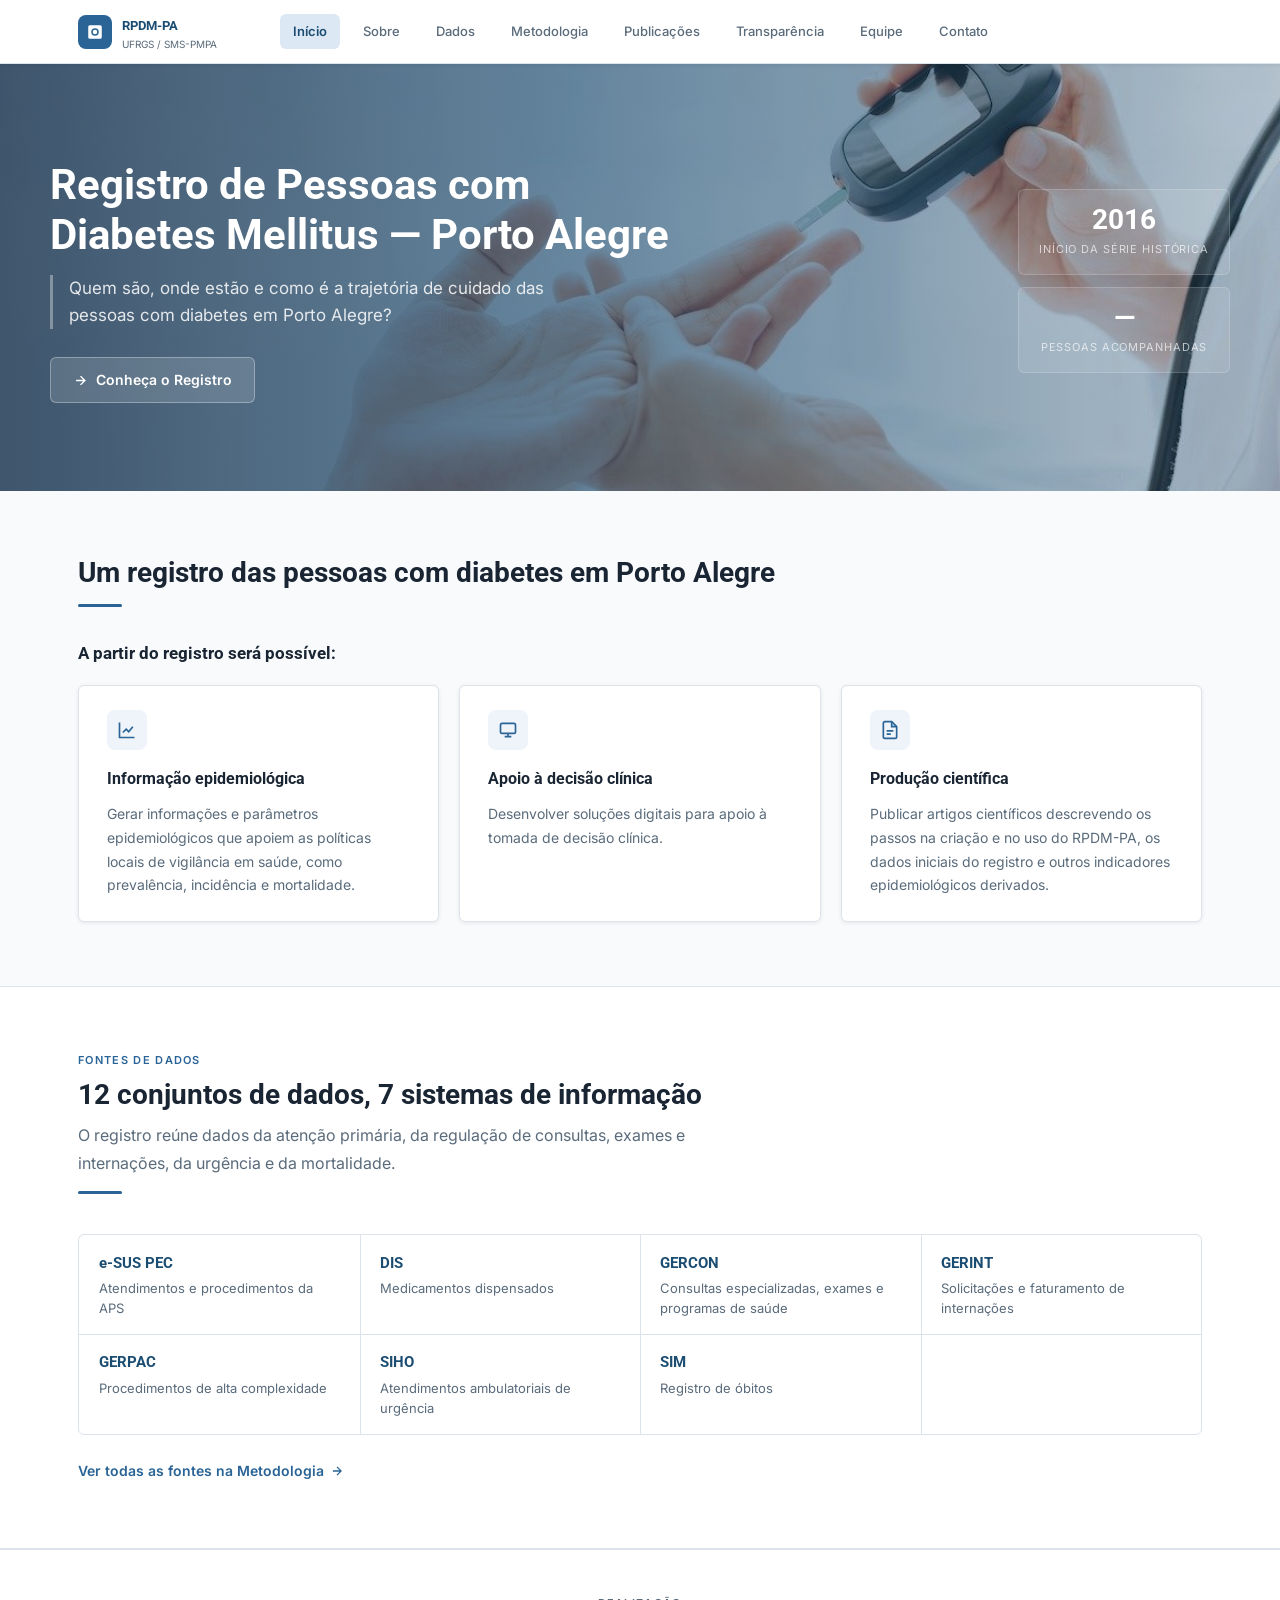
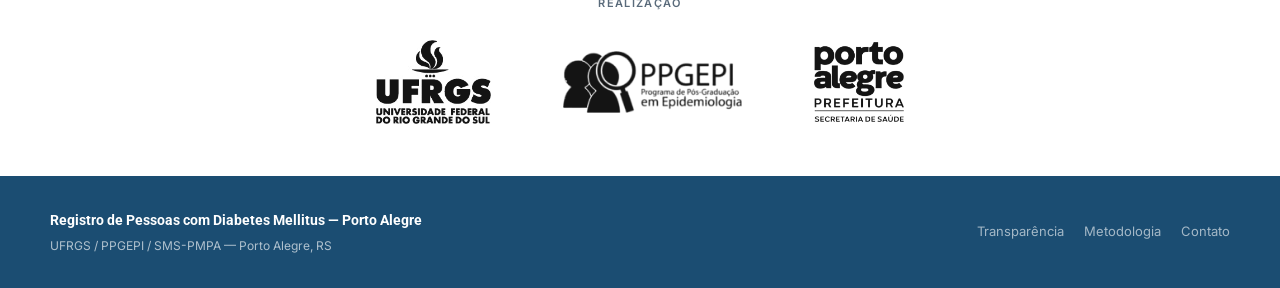
<file: index.html>
<!DOCTYPE html>
<html lang="pt-BR">
<head>
  <meta charset="UTF-8" />
  <meta name="viewport" content="width=device-width, initial-scale=1.0" />
  <title>Registro de Pessoas com Diabetes Mellitus — Porto Alegre</title>
  <meta name="description" content="Registro de base populacional sobre quem são, onde estão e como é a trajetória de cuidado das pessoas com diabetes em Porto Alegre. UFRGS / PPGEPI / SMS-PMPA." />
  <link rel="preconnect" href="https://fonts.googleapis.com" />
  <link rel="preconnect" href="https://fonts.gstatic.com" crossorigin />
  <link href="https://fonts.googleapis.com/css2?family=Inter:wght@400;500;600;700&family=Roboto:wght@500;700&display=swap" rel="stylesheet" />
  <link rel="stylesheet" href="style.css" />
</head>
<body>

<nav id="topnav">
  <div class="nav-inner">
    <a class="nav-brand" href="index.html">
      <div class="nav-brand-icon">
        <svg viewBox="0 0 24 24" xmlns="http://www.w3.org/2000/svg"><path d="M19 3H5a2 2 0 00-2 2v14a2 2 0 002 2h14a2 2 0 002-2V5a2 2 0 00-2-2zm-7 14a5 5 0 110-10 5 5 0 010 10zm0-8a3 3 0 100 6 3 3 0 000-6z"/></svg>
      </div>
      <div>
        <span class="nav-brand-name">RPDM-PA
          <span class="nav-brand-sub">UFRGS / SMS-PMPA</span>
        </span>
      </div>
    </a>
    <ul class="nav-links">
      <li><a href="index.html" class="active" aria-current="page">Início</a></li>
      <li><a href="sobre.html">Sobre</a></li>
      <li><a href="dados.html">Dados</a></li>
      <li><a href="metodologia.html">Metodologia</a></li>
      <li><a href="publicacoes.html">Publicações</a></li>
      <li><a href="transparencia.html">Transparência</a></li>
      <li><a href="equipe.html">Equipe</a></li>
      <li><a href="contato.html">Contato</a></li>
    </ul>
  </div>
</nav>

<main class="main">

<section id="inicio">
  <div id="hero">
    <div class="hero-bg" aria-hidden="true"></div>
    <div class="hero-inner">
      <div>
        <h1 class="hero-title">Registro de Pessoas com<br>Diabetes Mellitus — Porto Alegre</h1>
        <p class="hero-question">Quem são, onde estão e como é a trajetória de cuidado das pessoas com diabetes em Porto Alegre?</p>
        <a class="hero-cta" href="sobre.html">
          <svg width="15" height="15" viewBox="0 0 24 24" fill="none" stroke="currentColor" stroke-width="2.2"><path d="M5 12h14M12 5l7 7-7 7"/></svg>
          Conheça o Registro
        </a>
      </div>
      <div class="hero-stats">
        <div class="stat-card">
          <div class="stat-num">2016</div>
          <div class="stat-label">Início da série histórica</div>
        </div>
        <div class="stat-card">
          <div class="stat-num">—</div>
          <div class="stat-label">Pessoas acompanhadas</div>
        </div>
      </div>
    </div>
  </div>

  <!-- OBJETIVO -->
  <div class="section-wrap">
    <div class="section-header">
      <h2 class="section-title">Um registro das pessoas com diabetes em Porto Alegre</h2>
      <div class="divider"></div>
    </div>
    <h3 class="subhead">A partir do registro será possível:</h3>
    <div class="grid-3">
      <div class="card">
        <div class="card-icon"><svg viewBox="0 0 24 24" fill="none" stroke="currentColor" stroke-width="2"><path d="M3 3v18h18"/><path d="M7 15l4-4 3 3 5-6"/></svg></div>
        <h3>Informação epidemiológica</h3>
        <p>Gerar informações e parâmetros epidemiológicos que apoiem as políticas locais de vigilância em saúde, como prevalência, incidência e mortalidade.</p>
      </div>
      <div class="card">
        <div class="card-icon"><svg viewBox="0 0 24 24" fill="none" stroke="currentColor" stroke-width="2"><rect x="3" y="4" width="18" height="12" rx="2"/><path d="M8 20h8M12 16v4"/></svg></div>
        <h3>Apoio à decisão clínica</h3>
        <p>Desenvolver soluções digitais para apoio à tomada de decisão clínica.</p>
      </div>
      <div class="card">
        <div class="card-icon"><svg viewBox="0 0 24 24" fill="none" stroke="currentColor" stroke-width="2"><path d="M14 2H6a2 2 0 00-2 2v16a2 2 0 002 2h12a2 2 0 002-2V8z"/><polyline points="14 2 14 8 20 8"/><path d="M8 13h8M8 17h5"/></svg></div>
        <h3>Produção científica</h3>
        <p>Publicar artigos científicos descrevendo os passos na criação e no uso do RPDM-PA, os dados iniciais do registro e outros indicadores epidemiológicos derivados.</p>
      </div>
    </div>
  </div>

  <!-- FONTES DE DADOS (resumo) -->
  <div class="band">
  <div class="section-wrap">
    <div class="section-header">
      <div class="section-label">Fontes de dados</div>
      <h2 class="section-title">12 conjuntos de dados, 7 sistemas de informação</h2>
      <p class="section-desc">O registro reúne dados da atenção primária, da regulação de consultas, exames e internações, da urgência e da mortalidade.</p>
      <div class="divider"></div>
    </div>
    <div class="system-list">
      <div class="system"><strong>e-SUS PEC</strong><span>Atendimentos e procedimentos da APS</span></div>
      <div class="system"><strong>DIS</strong><span>Medicamentos dispensados</span></div>
      <div class="system"><strong>GERCON</strong><span>Consultas especializadas, exames e programas de saúde</span></div>
      <div class="system"><strong>GERINT</strong><span>Solicitações e faturamento de internações</span></div>
      <div class="system"><strong>GERPAC</strong><span>Procedimentos de alta complexidade</span></div>
      <div class="system"><strong>SIHO</strong><span>Atendimentos ambulatoriais de urgência</span></div>
      <div class="system"><strong>SIM</strong><span>Registro de óbitos</span></div>
    </div>
    <a class="text-link" href="metodologia.html#m-sources">Ver todas as fontes na Metodologia
      <svg width="14" height="14" viewBox="0 0 24 24" fill="none" stroke="currentColor" stroke-width="2.2"><path d="M5 12h14M12 5l7 7-7 7"/></svg>
    </a>
  </div>
  </div>

  <!-- LOGOS -->
  <div class="institutions">
    <div class="institutions-inner">
      <div class="section-label">Realização</div>
      <div class="logo-row">
        <img src="assets/logo-ufrgs-pb.png" class="logo-ufrgs" alt="UFRGS — Universidade Federal do Rio Grande do Sul" />
        <img src="assets/logo-ppgepi-pb.png" class="logo-ppgepi" alt="PPGEPI — Programa de Pós-Graduação em Epidemiologia" />
        <img src="assets/logo-sms-pb.png" class="logo-sms" alt="Prefeitura de Porto Alegre — Secretaria de Saúde" />
      </div>
    </div>
  </div>
</section>

</main>

<footer>
  <div class="footer-inner">
    <div class="footer-left">
      <strong>Registro de Pessoas com Diabetes Mellitus — Porto Alegre</strong>
      <p>UFRGS / PPGEPI / SMS-PMPA — Porto Alegre, RS</p>
    </div>
    <div class="footer-links">
      <a href="transparencia.html">Transparência</a>
      <a href="metodologia.html">Metodologia</a>
      <a href="contato.html">Contato</a>
    </div>
  </div>
</footer>

</body>
</html>
</file>
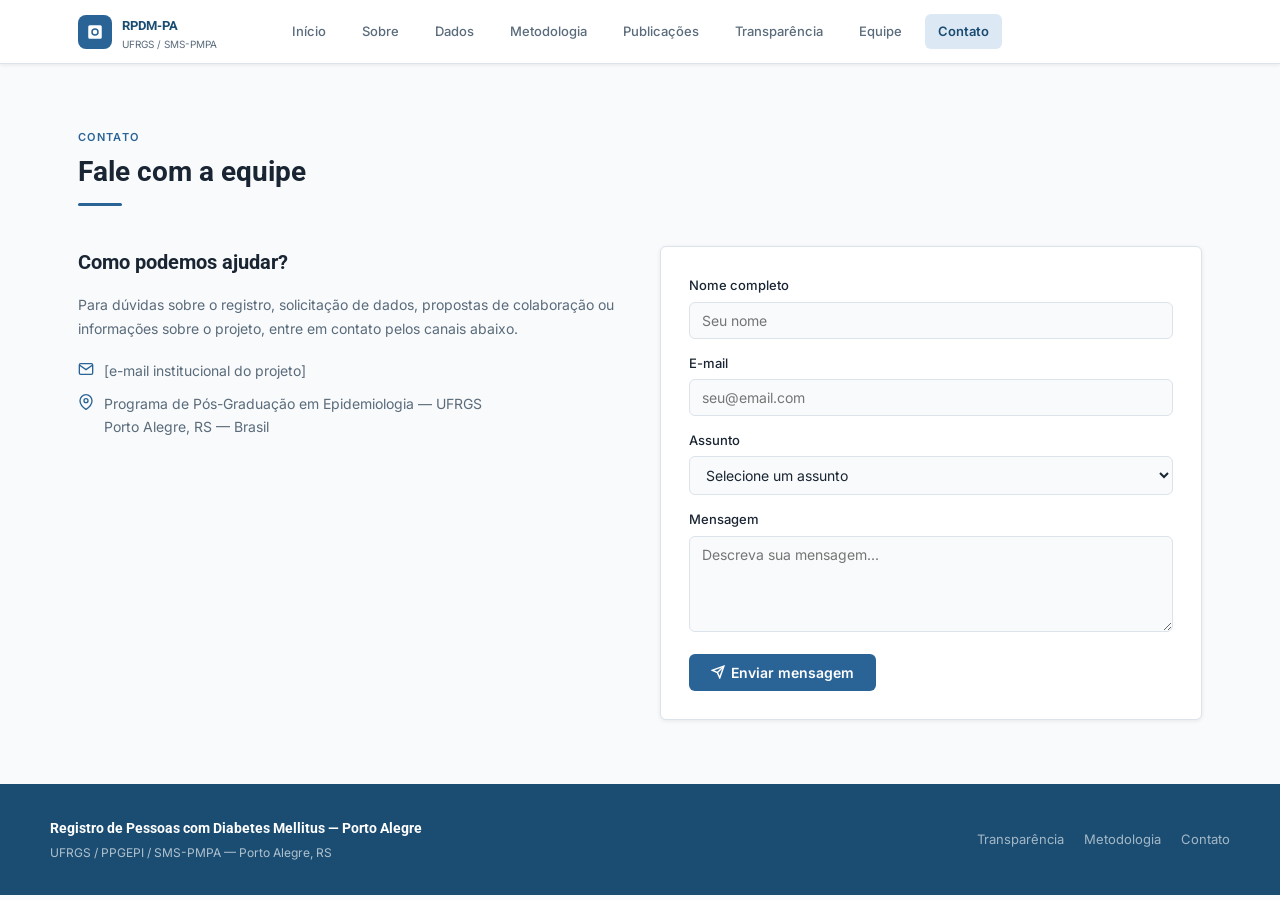
<file: contato.html>
<!DOCTYPE html>
<html lang="pt-BR">
<head>
  <meta charset="UTF-8" />
  <meta name="viewport" content="width=device-width, initial-scale=1.0" />
  <title>Contato | RPDM-PA</title>
  <meta name="description" content="Fale com a equipe do Registro de Pessoas com Diabetes Mellitus — Porto Alegre." />
  <link rel="preconnect" href="https://fonts.googleapis.com" />
  <link rel="preconnect" href="https://fonts.gstatic.com" crossorigin />
  <link href="https://fonts.googleapis.com/css2?family=Inter:wght@400;500;600;700&family=Roboto:wght@500;700&display=swap" rel="stylesheet" />
  <link rel="stylesheet" href="style.css" />
</head>
<body>

<nav id="topnav">
  <div class="nav-inner">
    <a class="nav-brand" href="index.html">
      <div class="nav-brand-icon">
        <svg viewBox="0 0 24 24" xmlns="http://www.w3.org/2000/svg"><path d="M19 3H5a2 2 0 00-2 2v14a2 2 0 002 2h14a2 2 0 002-2V5a2 2 0 00-2-2zm-7 14a5 5 0 110-10 5 5 0 010 10zm0-8a3 3 0 100 6 3 3 0 000-6z"/></svg>
      </div>
      <div>
        <span class="nav-brand-name">RPDM-PA
          <span class="nav-brand-sub">UFRGS / SMS-PMPA</span>
        </span>
      </div>
    </a>
    <ul class="nav-links">
      <li><a href="index.html">Início</a></li>
      <li><a href="sobre.html">Sobre</a></li>
      <li><a href="dados.html">Dados</a></li>
      <li><a href="metodologia.html">Metodologia</a></li>
      <li><a href="publicacoes.html">Publicações</a></li>
      <li><a href="transparencia.html">Transparência</a></li>
      <li><a href="equipe.html">Equipe</a></li>
      <li><a href="contato.html" class="active" aria-current="page">Contato</a></li>
    </ul>
  </div>
</nav>

<main class="main">

<section id="contato">
  <div class="section-wrap">
    <div class="section-header">
      <div class="section-label">Contato</div>
      <h2 class="section-title">Fale com a equipe</h2>
      <div class="divider"></div>
    </div>
    <div class="contact-grid">
      <div class="contact-info">
        <h3>Como podemos ajudar?</h3>
        <p>Para dúvidas sobre o registro, solicitação de dados, propostas de colaboração ou informações sobre o projeto, entre em contato pelos canais abaixo.</p>
        <div class="contact-detail">
          <svg viewBox="0 0 24 24" fill="none" stroke="currentColor" stroke-width="2"><path d="M4 4h16c1.1 0 2 .9 2 2v12c0 1.1-.9 2-2 2H4c-1.1 0-2-.9-2-2V6c0-1.1.9-2 2-2z"/><polyline points="22,6 12,13 2,6"/></svg>
          <span>[e-mail institucional do projeto]</span>
        </div>
        <div class="contact-detail">
          <svg viewBox="0 0 24 24" fill="none" stroke="currentColor" stroke-width="2"><path d="M21 10c0 7-9 13-9 13s-9-6-9-13a9 9 0 0118 0z"/><circle cx="12" cy="10" r="3"/></svg>
          <span>Programa de Pós-Graduação em Epidemiologia — UFRGS<br>Porto Alegre, RS — Brasil</span>
        </div>
      </div>
      <div class="contact-form">
        <div class="form-group"><label for="c-nome">Nome completo</label><input id="c-nome" type="text" placeholder="Seu nome" /></div>
        <div class="form-group"><label for="c-email">E-mail</label><input id="c-email" type="email" placeholder="seu@email.com" /></div>
        <div class="form-group">
          <label for="c-assunto">Assunto</label>
          <select id="c-assunto">
            <option value="">Selecione um assunto</option>
            <option>Solicitação de dados</option>
            <option>Proposta de colaboração</option>
            <option>Imprensa e comunicação</option>
            <option>Dúvidas gerais</option>
          </select>
        </div>
        <div class="form-group"><label for="c-msg">Mensagem</label><textarea id="c-msg" placeholder="Descreva sua mensagem..."></textarea></div>
        <button class="btn-primary" type="button">
          <svg width="14" height="14" viewBox="0 0 24 24" fill="none" stroke="currentColor" stroke-width="2.5"><line x1="22" y1="2" x2="11" y2="13"/><polygon points="22 2 15 22 11 13 2 9 22 2"/></svg>
          Enviar mensagem
        </button>
      </div>
    </div>
  </div>
</section>

</main>

<footer>
  <div class="footer-inner">
    <div class="footer-left">
      <strong>Registro de Pessoas com Diabetes Mellitus — Porto Alegre</strong>
      <p>UFRGS / PPGEPI / SMS-PMPA — Porto Alegre, RS</p>
    </div>
    <div class="footer-links">
      <a href="transparencia.html">Transparência</a>
      <a href="metodologia.html">Metodologia</a>
      <a href="contato.html">Contato</a>
    </div>
  </div>
</footer>

</body>
</html>
</file>
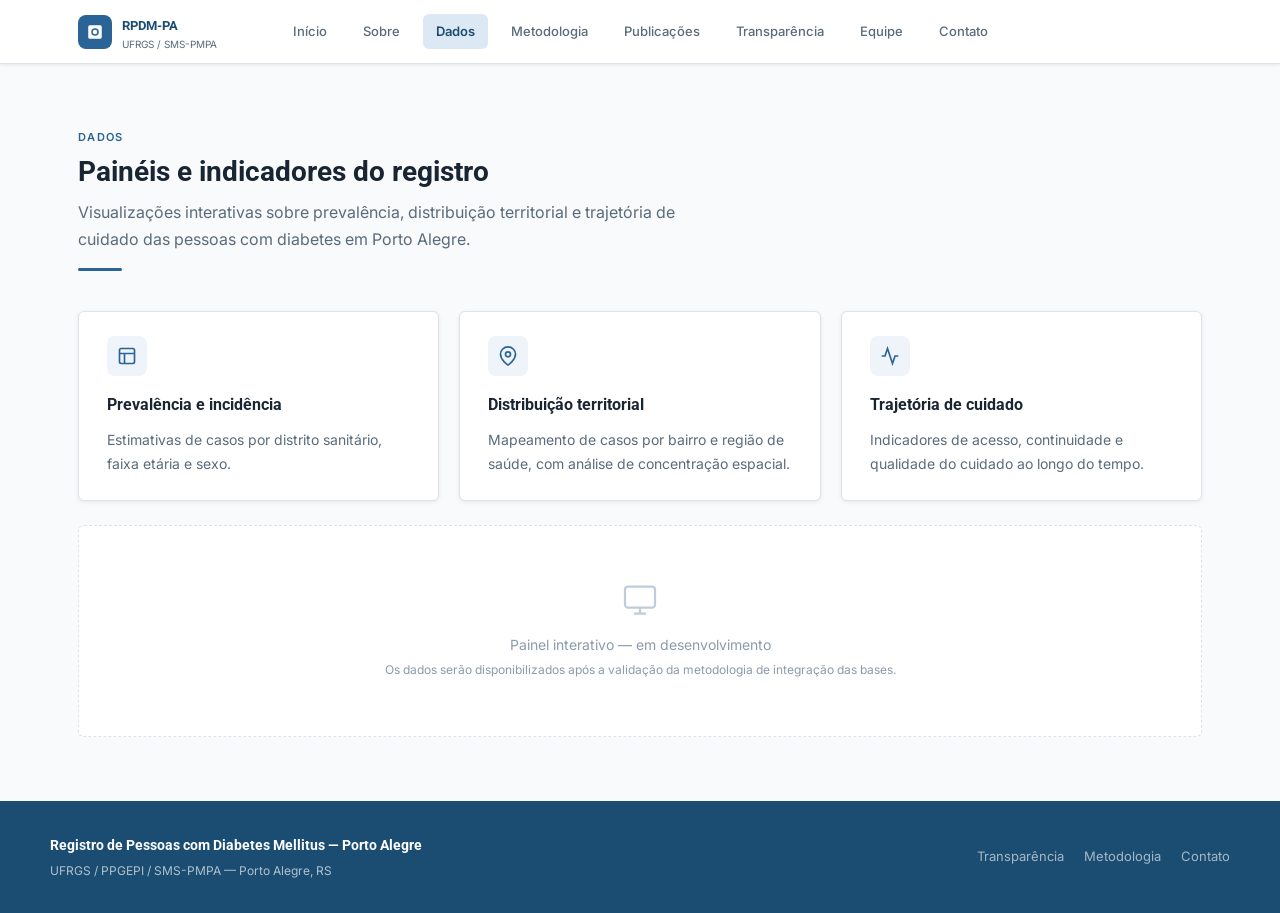
<file: dados.html>
<!DOCTYPE html>
<html lang="pt-BR">
<head>
  <meta charset="UTF-8" />
  <meta name="viewport" content="width=device-width, initial-scale=1.0" />
  <title>Dados | RPDM-PA</title>
  <meta name="description" content="Painéis e indicadores sobre prevalência, distribuição territorial e trajetória de cuidado das pessoas com diabetes em Porto Alegre." />
  <link rel="preconnect" href="https://fonts.googleapis.com" />
  <link rel="preconnect" href="https://fonts.gstatic.com" crossorigin />
  <link href="https://fonts.googleapis.com/css2?family=Inter:wght@400;500;600;700&family=Roboto:wght@500;700&display=swap" rel="stylesheet" />
  <link rel="stylesheet" href="style.css" />
</head>
<body>

<nav id="topnav">
  <div class="nav-inner">
    <a class="nav-brand" href="index.html">
      <div class="nav-brand-icon">
        <svg viewBox="0 0 24 24" xmlns="http://www.w3.org/2000/svg"><path d="M19 3H5a2 2 0 00-2 2v14a2 2 0 002 2h14a2 2 0 002-2V5a2 2 0 00-2-2zm-7 14a5 5 0 110-10 5 5 0 010 10zm0-8a3 3 0 100 6 3 3 0 000-6z"/></svg>
      </div>
      <div>
        <span class="nav-brand-name">RPDM-PA
          <span class="nav-brand-sub">UFRGS / SMS-PMPA</span>
        </span>
      </div>
    </a>
    <ul class="nav-links">
      <li><a href="index.html">Início</a></li>
      <li><a href="sobre.html">Sobre</a></li>
      <li><a href="dados.html" class="active" aria-current="page">Dados</a></li>
      <li><a href="metodologia.html">Metodologia</a></li>
      <li><a href="publicacoes.html">Publicações</a></li>
      <li><a href="transparencia.html">Transparência</a></li>
      <li><a href="equipe.html">Equipe</a></li>
      <li><a href="contato.html">Contato</a></li>
    </ul>
  </div>
</nav>

<main class="main">

<section id="dados">
  <div class="section-wrap">
    <div class="section-header">
      <div class="section-label">Dados</div>
      <h2 class="section-title">Painéis e indicadores do registro</h2>
      <p class="section-desc">Visualizações interativas sobre prevalência, distribuição territorial e trajetória de cuidado das pessoas com diabetes em Porto Alegre.</p>
      <div class="divider"></div>
    </div>
    <div class="grid-3">
      <div class="card">
        <div class="card-icon"><svg viewBox="0 0 24 24" fill="none" stroke="currentColor" stroke-width="2"><rect x="3" y="3" width="18" height="18" rx="2"/><path d="M3 9h18M9 21V9"/></svg></div>
        <h3>Prevalência e incidência</h3>
        <p>Estimativas de casos por distrito sanitário, faixa etária e sexo.</p>
      </div>
      <div class="card">
        <div class="card-icon"><svg viewBox="0 0 24 24" fill="none" stroke="currentColor" stroke-width="2"><path d="M21 10c0 7-9 13-9 13s-9-6-9-13a9 9 0 0118 0z"/><circle cx="12" cy="10" r="3"/></svg></div>
        <h3>Distribuição territorial</h3>
        <p>Mapeamento de casos por bairro e região de saúde, com análise de concentração espacial.</p>
      </div>
      <div class="card">
        <div class="card-icon"><svg viewBox="0 0 24 24" fill="none" stroke="currentColor" stroke-width="2"><polyline points="22 12 18 12 15 21 9 3 6 12 2 12"/></svg></div>
        <h3>Trajetória de cuidado</h3>
        <p>Indicadores de acesso, continuidade e qualidade do cuidado ao longo do tempo.</p>
      </div>
    </div>
    <div class="embed-placeholder">
      <svg width="36" height="36" viewBox="0 0 24 24" fill="none" stroke="#C0CCDA" stroke-width="1.5"><rect x="2" y="3" width="20" height="14" rx="2"/><path d="M8 21h8M12 17v4"/></svg>
      <p>Painel interativo — em desenvolvimento</p>
      <p style="font-size:12px; margin-top:4px;">Os dados serão disponibilizados após a validação da metodologia de integração das bases.</p>
    </div>
  </div>
</section>

</main>

<footer>
  <div class="footer-inner">
    <div class="footer-left">
      <strong>Registro de Pessoas com Diabetes Mellitus — Porto Alegre</strong>
      <p>UFRGS / PPGEPI / SMS-PMPA — Porto Alegre, RS</p>
    </div>
    <div class="footer-links">
      <a href="transparencia.html">Transparência</a>
      <a href="metodologia.html">Metodologia</a>
      <a href="contato.html">Contato</a>
    </div>
  </div>
</footer>

</body>
</html>
</file>
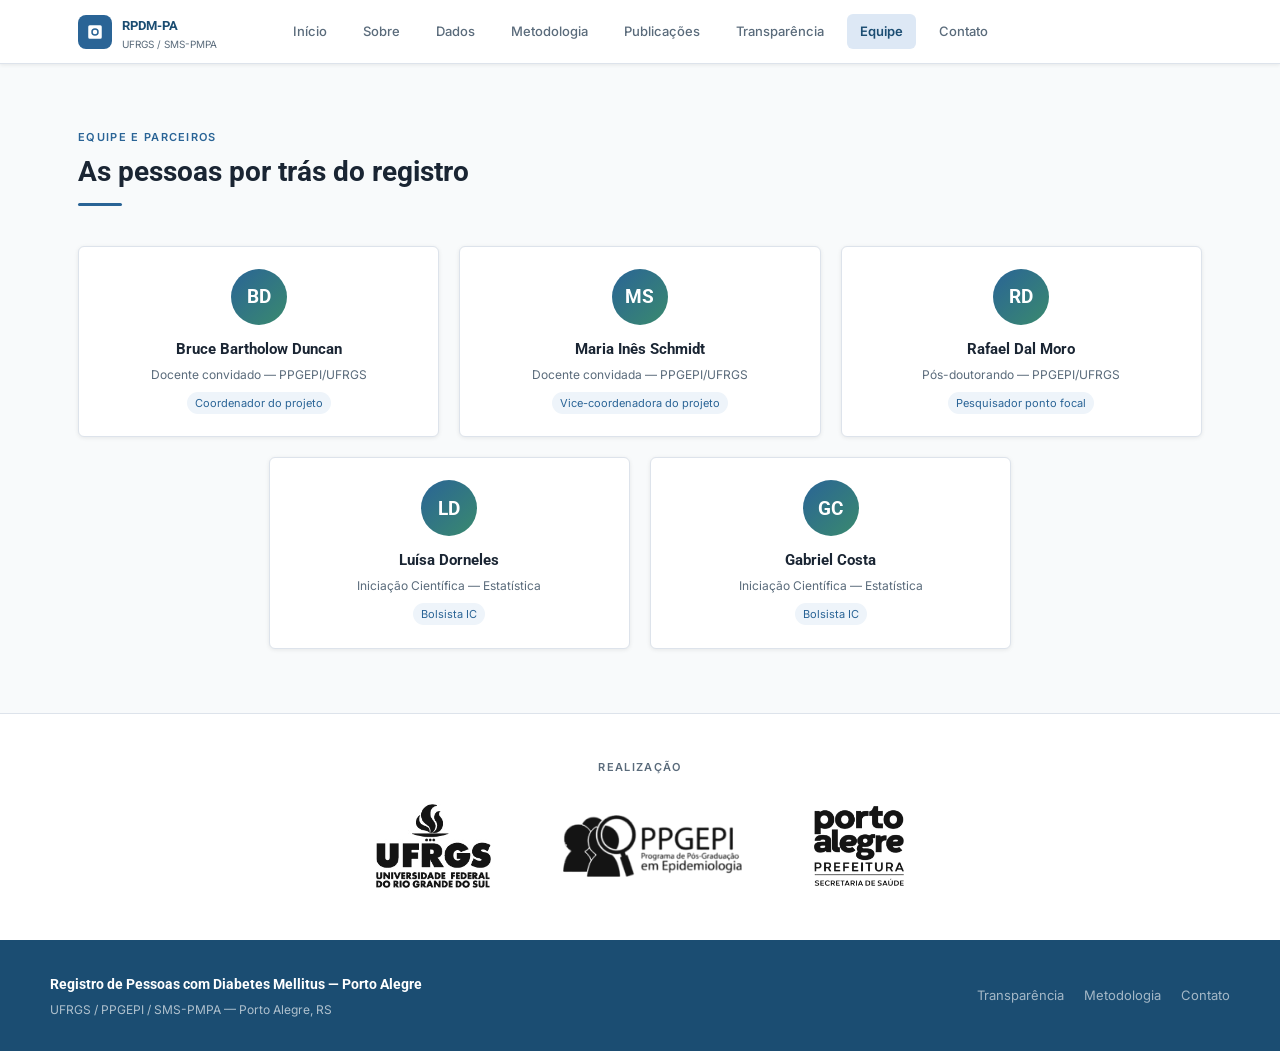
<file: equipe.html>
<!DOCTYPE html>
<html lang="pt-BR">
<head>
  <meta charset="UTF-8" />
  <meta name="viewport" content="width=device-width, initial-scale=1.0" />
  <title>Equipe e Parceiros | RPDM-PA</title>
  <meta name="description" content="Pesquisadores, bolsistas e instituições parceiras do Registro de Pessoas com Diabetes Mellitus — Porto Alegre." />
  <link rel="preconnect" href="https://fonts.googleapis.com" />
  <link rel="preconnect" href="https://fonts.gstatic.com" crossorigin />
  <link href="https://fonts.googleapis.com/css2?family=Inter:wght@400;500;600;700&family=Roboto:wght@500;700&display=swap" rel="stylesheet" />
  <link rel="stylesheet" href="style.css" />
</head>
<body>

<nav id="topnav">
  <div class="nav-inner">
    <a class="nav-brand" href="index.html">
      <div class="nav-brand-icon">
        <svg viewBox="0 0 24 24" xmlns="http://www.w3.org/2000/svg"><path d="M19 3H5a2 2 0 00-2 2v14a2 2 0 002 2h14a2 2 0 002-2V5a2 2 0 00-2-2zm-7 14a5 5 0 110-10 5 5 0 010 10zm0-8a3 3 0 100 6 3 3 0 000-6z"/></svg>
      </div>
      <div>
        <span class="nav-brand-name">RPDM-PA
          <span class="nav-brand-sub">UFRGS / SMS-PMPA</span>
        </span>
      </div>
    </a>
    <ul class="nav-links">
      <li><a href="index.html">Início</a></li>
      <li><a href="sobre.html">Sobre</a></li>
      <li><a href="dados.html">Dados</a></li>
      <li><a href="metodologia.html">Metodologia</a></li>
      <li><a href="publicacoes.html">Publicações</a></li>
      <li><a href="transparencia.html">Transparência</a></li>
      <li><a href="equipe.html" class="active" aria-current="page">Equipe</a></li>
      <li><a href="contato.html">Contato</a></li>
    </ul>
  </div>
</nav>

<main class="main">

<section id="equipe">
  <div class="section-wrap">
    <div class="section-header">
      <div class="section-label">Equipe e Parceiros</div>
      <h2 class="section-title">As pessoas por trás do registro</h2>
      <div class="divider"></div>
    </div>
    <div class="team-grid">
      <div class="team-card"><div class="team-avatar">BD</div><h4>Bruce Bartholow Duncan</h4><p>Docente convidado — PPGEPI/UFRGS</p><span class="team-role">Coordenador do projeto</span></div>
      <div class="team-card"><div class="team-avatar">MS</div><h4>Maria Inês Schmidt</h4><p>Docente convidada — PPGEPI/UFRGS</p><span class="team-role">Vice-coordenadora do projeto</span></div>
      <div class="team-card"><div class="team-avatar">RD</div><h4>Rafael Dal Moro</h4><p>Pós-doutorando — PPGEPI/UFRGS</p><span class="team-role">Pesquisador ponto focal</span></div>
      <div class="team-card"><div class="team-avatar">LD</div><h4>Luísa Dorneles</h4><p>Iniciação Científica — Estatística</p><span class="team-role">Bolsista IC</span></div>
      <div class="team-card"><div class="team-avatar">GC</div><h4>Gabriel Costa</h4><p>Iniciação Científica — Estatística</p><span class="team-role">Bolsista IC</span></div>
    </div>
  </div>

  <!-- LOGOS (mesmo bloco da página inicial) -->
  <div class="institutions">
    <div class="institutions-inner">
      <div class="section-label">Realização</div>
      <div class="logo-row">
        <img src="assets/logo-ufrgs-pb.png" class="logo-ufrgs" alt="UFRGS — Universidade Federal do Rio Grande do Sul" />
        <img src="assets/logo-ppgepi-pb.png" class="logo-ppgepi" alt="PPGEPI — Programa de Pós-Graduação em Epidemiologia" />
        <img src="assets/logo-sms-pb.png" class="logo-sms" alt="Prefeitura de Porto Alegre — Secretaria de Saúde" />
      </div>
    </div>
  </div>
</section>

</main>

<footer>
  <div class="footer-inner">
    <div class="footer-left">
      <strong>Registro de Pessoas com Diabetes Mellitus — Porto Alegre</strong>
      <p>UFRGS / PPGEPI / SMS-PMPA — Porto Alegre, RS</p>
    </div>
    <div class="footer-links">
      <a href="transparencia.html">Transparência</a>
      <a href="metodologia.html">Metodologia</a>
      <a href="contato.html">Contato</a>
    </div>
  </div>
</footer>

</body>
</html>
</file>
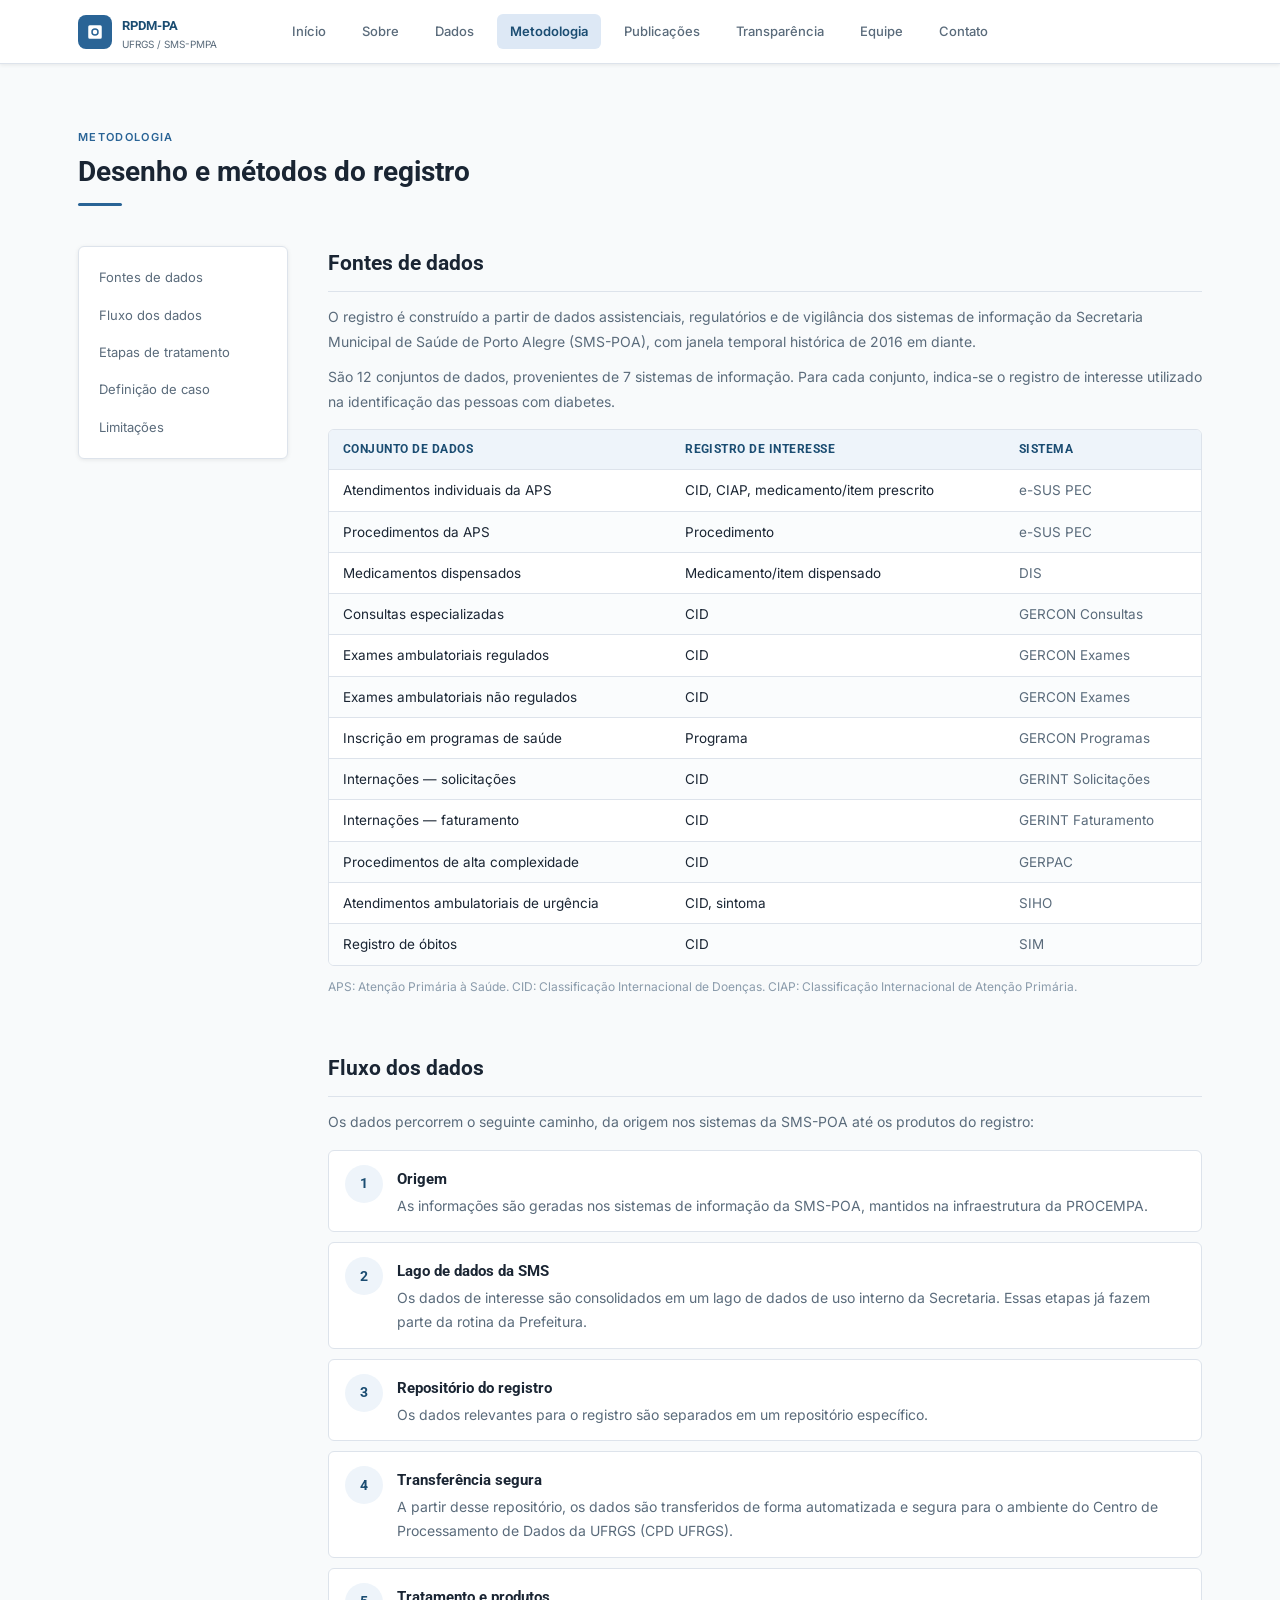
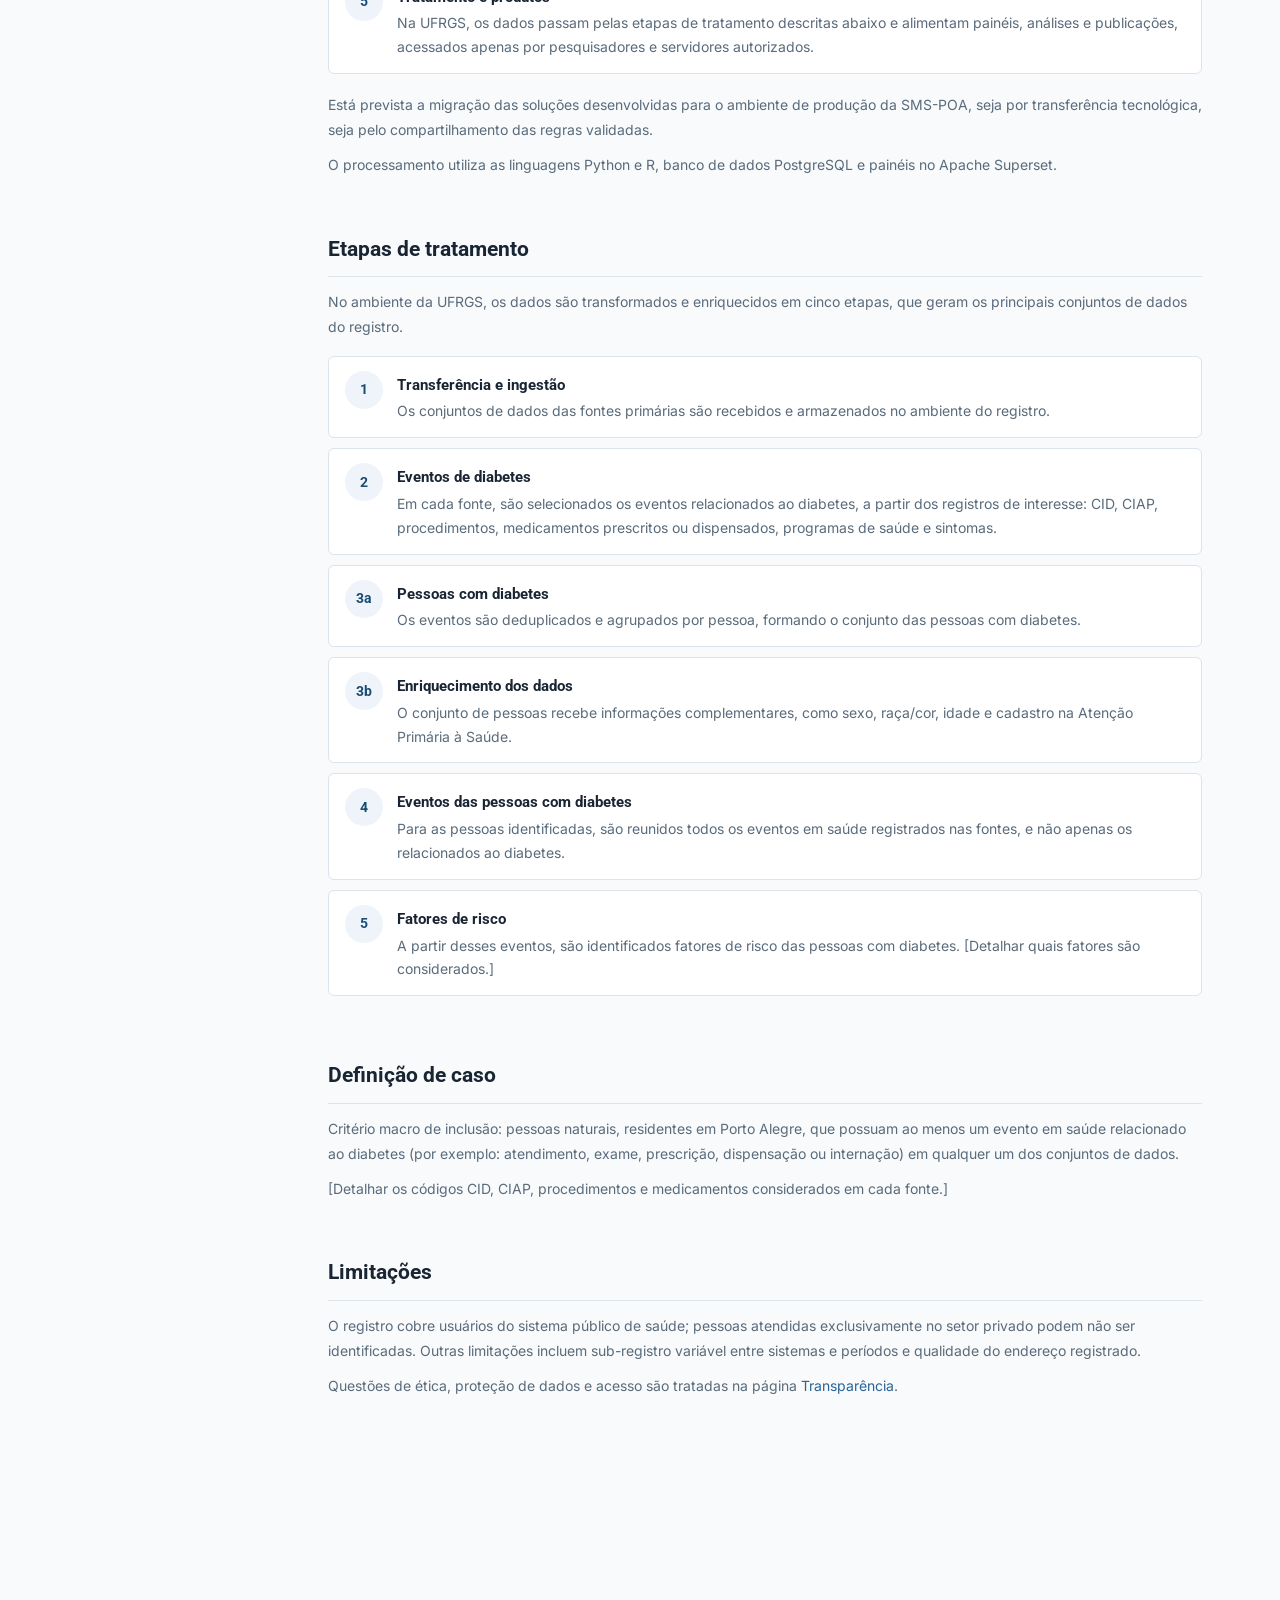
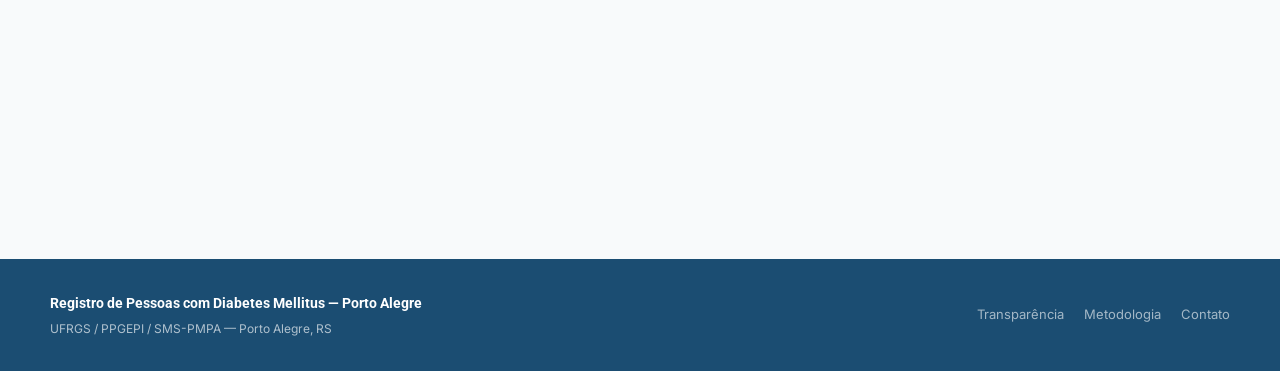
<file: metodologia.html>
<!DOCTYPE html>
<html lang="pt-BR">
<head>
  <meta charset="UTF-8" />
  <meta name="viewport" content="width=device-width, initial-scale=1.0" />
  <title>Metodologia | RPDM-PA</title>
  <meta name="description" content="Fontes de dados, fluxo dos dados, etapas de tratamento, definição de caso e limitações do Registro de Pessoas com Diabetes Mellitus de Porto Alegre." />
  <link rel="preconnect" href="https://fonts.googleapis.com" />
  <link rel="preconnect" href="https://fonts.gstatic.com" crossorigin />
  <link href="https://fonts.googleapis.com/css2?family=Inter:wght@400;500;600;700&family=Roboto:wght@500;700&display=swap" rel="stylesheet" />
  <link rel="stylesheet" href="style.css" />
</head>
<body>

<nav id="topnav">
  <div class="nav-inner">
    <a class="nav-brand" href="index.html">
      <div class="nav-brand-icon">
        <svg viewBox="0 0 24 24" xmlns="http://www.w3.org/2000/svg"><path d="M19 3H5a2 2 0 00-2 2v14a2 2 0 002 2h14a2 2 0 002-2V5a2 2 0 00-2-2zm-7 14a5 5 0 110-10 5 5 0 010 10zm0-8a3 3 0 100 6 3 3 0 000-6z"/></svg>
      </div>
      <div>
        <span class="nav-brand-name">RPDM-PA
          <span class="nav-brand-sub">UFRGS / SMS-PMPA</span>
        </span>
      </div>
    </a>
    <ul class="nav-links">
      <li><a href="index.html">Início</a></li>
      <li><a href="sobre.html">Sobre</a></li>
      <li><a href="dados.html">Dados</a></li>
      <li><a href="metodologia.html" class="active" aria-current="page">Metodologia</a></li>
      <li><a href="publicacoes.html">Publicações</a></li>
      <li><a href="transparencia.html">Transparência</a></li>
      <li><a href="equipe.html">Equipe</a></li>
      <li><a href="contato.html">Contato</a></li>
    </ul>
  </div>
</nav>

<main class="main">

<section id="metodologia">
  <div class="section-wrap">
    <div class="section-header">
      <div class="section-label">Metodologia</div>
      <h2 class="section-title">Desenho e métodos do registro</h2>
      <div class="divider"></div>
    </div>
    <div class="method-layout">
      <nav class="method-nav" aria-label="Índice da metodologia">
        <a href="#m-sources">Fontes de dados</a>
        <a href="#m-flow">Fluxo dos dados</a>
        <a href="#m-steps">Etapas de tratamento</a>
        <a href="#m-case">Definição de caso</a>
        <a href="#m-limits">Limitações</a>
      </nav>
      <div class="method-content">
        <section id="m-sources">
          <h2>Fontes de dados</h2>
          <p>O registro é construído a partir de dados assistenciais, regulatórios e de vigilância dos sistemas de informação da Secretaria Municipal de Saúde de Porto Alegre (SMS-POA), com janela temporal histórica de 2016 em diante.</p>
          <p>São 12 conjuntos de dados, provenientes de 7 sistemas de informação. Para cada conjunto, indica-se o registro de interesse utilizado na identificação das pessoas com diabetes.</p>
          <div class="table-wrap">
            <table class="data-table">
              <thead>
                <tr><th>Conjunto de dados</th><th>Registro de interesse</th><th>Sistema</th></tr>
              </thead>
              <tbody>
                <tr><td>Atendimentos individuais da APS</td><td>CID, CIAP, medicamento/item prescrito</td><td>e-SUS PEC</td></tr>
                <tr><td>Procedimentos da APS</td><td>Procedimento</td><td>e-SUS PEC</td></tr>
                <tr><td>Medicamentos dispensados</td><td>Medicamento/item dispensado</td><td>DIS</td></tr>
                <tr><td>Consultas especializadas</td><td>CID</td><td>GERCON Consultas</td></tr>
                <tr><td>Exames ambulatoriais regulados</td><td>CID</td><td>GERCON Exames</td></tr>
                <tr><td>Exames ambulatoriais não regulados</td><td>CID</td><td>GERCON Exames</td></tr>
                <tr><td>Inscrição em programas de saúde</td><td>Programa</td><td>GERCON Programas</td></tr>
                <tr><td>Internações — solicitações</td><td>CID</td><td>GERINT Solicitações</td></tr>
                <tr><td>Internações — faturamento</td><td>CID</td><td>GERINT Faturamento</td></tr>
                <tr><td>Procedimentos de alta complexidade</td><td>CID</td><td>GERPAC</td></tr>
                <tr><td>Atendimentos ambulatoriais de urgência</td><td>CID, sintoma</td><td>SIHO</td></tr>
                <tr><td>Registro de óbitos</td><td>CID</td><td>SIM</td></tr>
              </tbody>
            </table>
          </div>
          <p class="table-note">APS: Atenção Primária à Saúde. CID: Classificação Internacional de Doenças. CIAP: Classificação Internacional de Atenção Primária.</p>
        </section>
        <section id="m-flow">
          <h2>Fluxo dos dados</h2>
          <p>Os dados percorrem o seguinte caminho, da origem nos sistemas da SMS-POA até os produtos do registro:</p>
          <ol class="step-list">
            <li><span class="step-num">1</span><div><strong>Origem</strong><p>As informações são geradas nos sistemas de informação da SMS-POA, mantidos na infraestrutura da PROCEMPA.</p></div></li>
            <li><span class="step-num">2</span><div><strong>Lago de dados da SMS</strong><p>Os dados de interesse são consolidados em um lago de dados de uso interno da Secretaria. Essas etapas já fazem parte da rotina da Prefeitura.</p></div></li>
            <li><span class="step-num">3</span><div><strong>Repositório do registro</strong><p>Os dados relevantes para o registro são separados em um repositório específico.</p></div></li>
            <li><span class="step-num">4</span><div><strong>Transferência segura</strong><p>A partir desse repositório, os dados são transferidos de forma automatizada e segura para o ambiente do Centro de Processamento de Dados da UFRGS (CPD UFRGS).</p></div></li>
            <li><span class="step-num">5</span><div><strong>Tratamento e produtos</strong><p>Na UFRGS, os dados passam pelas etapas de tratamento descritas abaixo e alimentam painéis, análises e publicações, acessados apenas por pesquisadores e servidores autorizados.</p></div></li>
          </ol>
          <p>Está prevista a migração das soluções desenvolvidas para o ambiente de produção da SMS-POA, seja por transferência tecnológica, seja pelo compartilhamento das regras validadas.</p>
          <p>O processamento utiliza as linguagens Python e R, banco de dados PostgreSQL e painéis no Apache Superset.</p>
        </section>
        <section id="m-steps">
          <h2>Etapas de tratamento</h2>
          <p>No ambiente da UFRGS, os dados são transformados e enriquecidos em cinco etapas, que geram os principais conjuntos de dados do registro.</p>
          <ol class="step-list">
            <li><span class="step-num">1</span><div><strong>Transferência e ingestão</strong><p>Os conjuntos de dados das fontes primárias são recebidos e armazenados no ambiente do registro.</p></div></li>
            <li><span class="step-num">2</span><div><strong>Eventos de diabetes</strong><p>Em cada fonte, são selecionados os eventos relacionados ao diabetes, a partir dos registros de interesse: CID, CIAP, procedimentos, medicamentos prescritos ou dispensados, programas de saúde e sintomas.</p></div></li>
            <li><span class="step-num">3a</span><div><strong>Pessoas com diabetes</strong><p>Os eventos são deduplicados e agrupados por pessoa, formando o conjunto das pessoas com diabetes.</p></div></li>
            <li><span class="step-num">3b</span><div><strong>Enriquecimento dos dados</strong><p>O conjunto de pessoas recebe informações complementares, como sexo, raça/cor, idade e cadastro na Atenção Primária à Saúde.</p></div></li>
            <li><span class="step-num">4</span><div><strong>Eventos das pessoas com diabetes</strong><p>Para as pessoas identificadas, são reunidos todos os eventos em saúde registrados nas fontes, e não apenas os relacionados ao diabetes.</p></div></li>
            <li><span class="step-num">5</span><div><strong>Fatores de risco</strong><p>A partir desses eventos, são identificados fatores de risco das pessoas com diabetes. [Detalhar quais fatores são considerados.]</p></div></li>
          </ol>
        </section>
        <section id="m-case">
          <h2>Definição de caso</h2>
          <p>Critério macro de inclusão: pessoas naturais, residentes em Porto Alegre, que possuam ao menos um evento em saúde relacionado ao diabetes (por exemplo: atendimento, exame, prescrição, dispensação ou internação) em qualquer um dos conjuntos de dados.</p>
          <p>[Detalhar os códigos CID, CIAP, procedimentos e medicamentos considerados em cada fonte.]</p>
        </section>
        <section id="m-limits">
          <h2>Limitações</h2>
          <p>O registro cobre usuários do sistema público de saúde; pessoas atendidas exclusivamente no setor privado podem não ser identificadas. Outras limitações incluem sub-registro variável entre sistemas e períodos e qualidade do endereço registrado.</p>
          <p>Questões de ética, proteção de dados e acesso são tratadas na página <a href="transparencia.html">Transparência</a>.</p>
        </section>
      </div>
    </div>
  </div>
</section>

</main>

<footer>
  <div class="footer-inner">
    <div class="footer-left">
      <strong>Registro de Pessoas com Diabetes Mellitus — Porto Alegre</strong>
      <p>UFRGS / PPGEPI / SMS-PMPA — Porto Alegre, RS</p>
    </div>
    <div class="footer-links">
      <a href="transparencia.html">Transparência</a>
      <a href="metodologia.html">Metodologia</a>
      <a href="contato.html">Contato</a>
    </div>
  </div>
</footer>

</body>
</html>
</file>
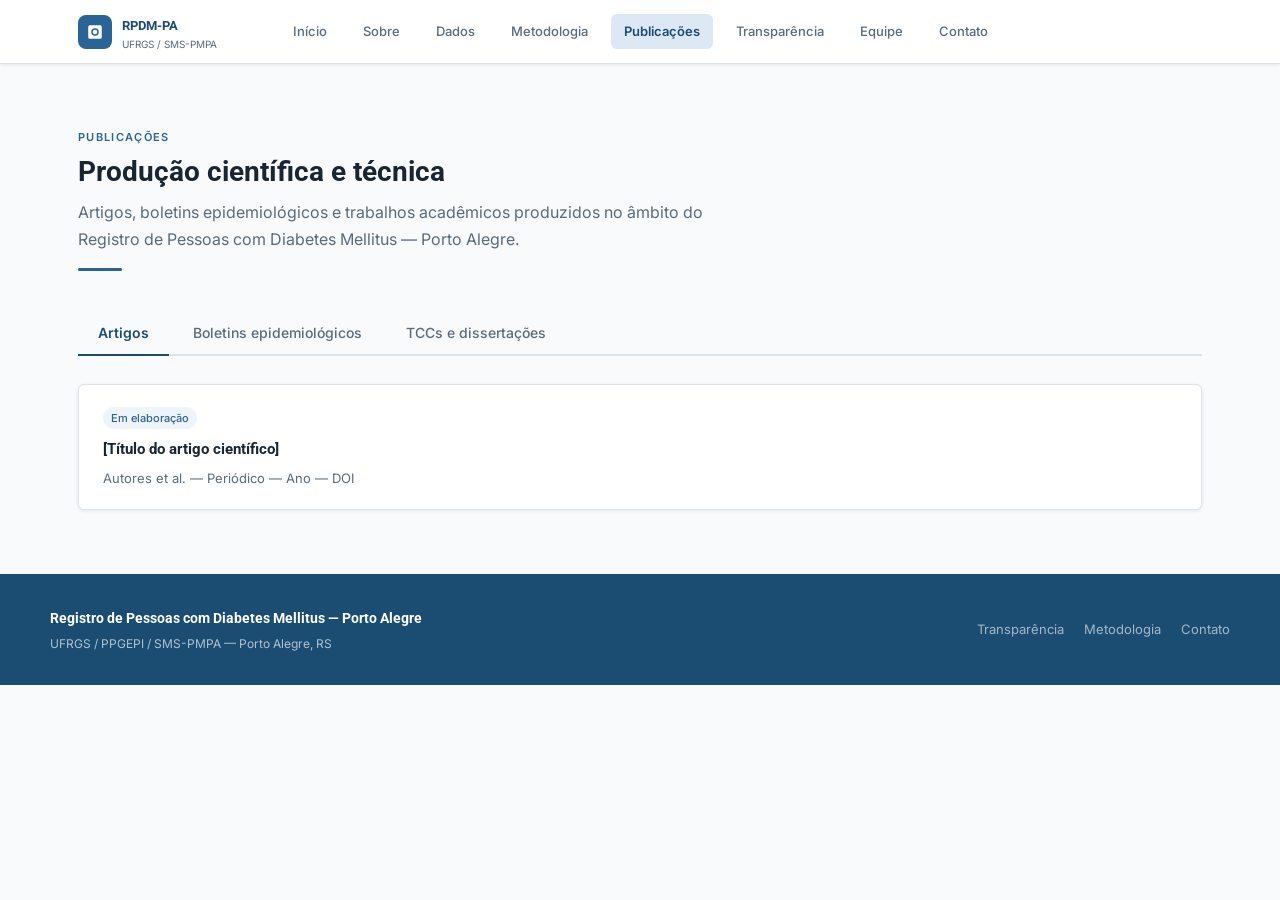
<file: publicacoes.html>
<!DOCTYPE html>
<html lang="pt-BR">
<head>
  <meta charset="UTF-8" />
  <meta name="viewport" content="width=device-width, initial-scale=1.0" />
  <title>Publicações | RPDM-PA</title>
  <meta name="description" content="Artigos científicos, boletins epidemiológicos, TCCs e dissertações do Registro de Pessoas com Diabetes Mellitus — Porto Alegre." />
  <link rel="preconnect" href="https://fonts.googleapis.com" />
  <link rel="preconnect" href="https://fonts.gstatic.com" crossorigin />
  <link href="https://fonts.googleapis.com/css2?family=Inter:wght@400;500;600;700&family=Roboto:wght@500;700&display=swap" rel="stylesheet" />
  <link rel="stylesheet" href="style.css" />
</head>
<body>

<nav id="topnav">
  <div class="nav-inner">
    <a class="nav-brand" href="index.html">
      <div class="nav-brand-icon">
        <svg viewBox="0 0 24 24" xmlns="http://www.w3.org/2000/svg"><path d="M19 3H5a2 2 0 00-2 2v14a2 2 0 002 2h14a2 2 0 002-2V5a2 2 0 00-2-2zm-7 14a5 5 0 110-10 5 5 0 010 10zm0-8a3 3 0 100 6 3 3 0 000-6z"/></svg>
      </div>
      <div>
        <span class="nav-brand-name">RPDM-PA
          <span class="nav-brand-sub">UFRGS / SMS-PMPA</span>
        </span>
      </div>
    </a>
    <ul class="nav-links">
      <li><a href="index.html">Início</a></li>
      <li><a href="sobre.html">Sobre</a></li>
      <li><a href="dados.html">Dados</a></li>
      <li><a href="metodologia.html">Metodologia</a></li>
      <li><a href="publicacoes.html" class="active" aria-current="page">Publicações</a></li>
      <li><a href="transparencia.html">Transparência</a></li>
      <li><a href="equipe.html">Equipe</a></li>
      <li><a href="contato.html">Contato</a></li>
    </ul>
  </div>
</nav>

<main class="main">

<section id="publicacoes">
  <div class="section-wrap">
    <div class="section-header">
      <div class="section-label">Publicações</div>
      <h2 class="section-title">Produção científica e técnica</h2>
      <p class="section-desc">Artigos, boletins epidemiológicos e trabalhos acadêmicos produzidos no âmbito do Registro de Pessoas com Diabetes Mellitus — Porto Alegre.</p>
      <div class="divider"></div>
    </div>
    <div class="pub-tabs-wrap">
      <input type="radio" name="pubtab" id="tab-artigos" checked />
      <input type="radio" name="pubtab" id="tab-boletins" />
      <input type="radio" name="pubtab" id="tab-tccs" />
      <div class="pub-tabs">
      <label for="tab-artigos">Artigos</label>
      <label for="tab-boletins">Boletins epidemiológicos</label>
      <label for="tab-tccs">TCCs e dissertações</label>
    </div>
    <div id="artigos" class="pub-pane">
      <div class="pub-list">
        <div class="pub-item">
          <span class="tag">Em elaboração</span>
          <h4>[Título do artigo científico]</h4>
          <p>Autores et al. — Periódico — Ano — DOI</p>
        </div>
      </div>
    </div>
    <div id="boletins" class="pub-pane">
      <div class="pub-list">
        <div class="pub-item">
          <span class="tag">Em elaboração</span>
          <h4>Boletim Epidemiológico n.º 1 — Diabetes em Porto Alegre: panorama inicial</h4>
          <p>Estimativas de prevalência por distrito sanitário e perfil demográfico dos casos identificados.</p>
        </div>
      </div>
    </div>
    <div id="tccs" class="pub-pane">
      <div class="pub-list">
        <div class="pub-item">
          <span class="tag tag-green">Em andamento</span>
          <h4>[Título do TCC ou dissertação]</h4>
          <p>Autor — Curso / Programa — UFRGS — Ano</p>
        </div>
      </div>
    </div>
    </div>
  </div>
</section>

</main>

<footer>
  <div class="footer-inner">
    <div class="footer-left">
      <strong>Registro de Pessoas com Diabetes Mellitus — Porto Alegre</strong>
      <p>UFRGS / PPGEPI / SMS-PMPA — Porto Alegre, RS</p>
    </div>
    <div class="footer-links">
      <a href="transparencia.html">Transparência</a>
      <a href="metodologia.html">Metodologia</a>
      <a href="contato.html">Contato</a>
    </div>
  </div>
</footer>

</body>
</html>
</file>
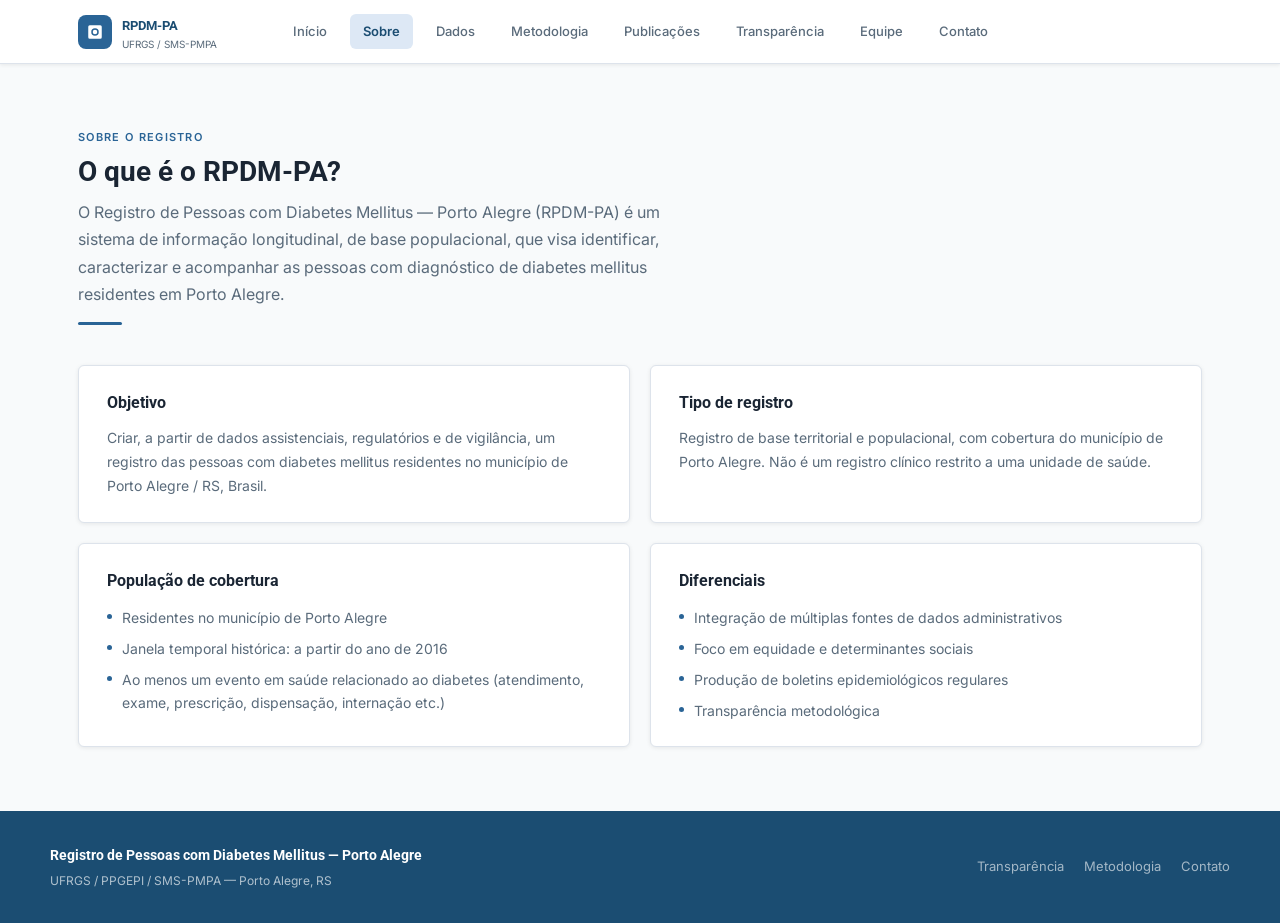
<file: sobre.html>
<!DOCTYPE html>
<html lang="pt-BR">
<head>
  <meta charset="UTF-8" />
  <meta name="viewport" content="width=device-width, initial-scale=1.0" />
  <title>Sobre o Registro | RPDM-PA</title>
  <meta name="description" content="O que é o Registro de Pessoas com Diabetes Mellitus — Porto Alegre: objetivos, tipo de registro, população-alvo e diferenciais." />
  <link rel="preconnect" href="https://fonts.googleapis.com" />
  <link rel="preconnect" href="https://fonts.gstatic.com" crossorigin />
  <link href="https://fonts.googleapis.com/css2?family=Inter:wght@400;500;600;700&family=Roboto:wght@500;700&display=swap" rel="stylesheet" />
  <link rel="stylesheet" href="style.css" />
</head>
<body>

<nav id="topnav">
  <div class="nav-inner">
    <a class="nav-brand" href="index.html">
      <div class="nav-brand-icon">
        <svg viewBox="0 0 24 24" xmlns="http://www.w3.org/2000/svg"><path d="M19 3H5a2 2 0 00-2 2v14a2 2 0 002 2h14a2 2 0 002-2V5a2 2 0 00-2-2zm-7 14a5 5 0 110-10 5 5 0 010 10zm0-8a3 3 0 100 6 3 3 0 000-6z"/></svg>
      </div>
      <div>
        <span class="nav-brand-name">RPDM-PA
          <span class="nav-brand-sub">UFRGS / SMS-PMPA</span>
        </span>
      </div>
    </a>
    <ul class="nav-links">
      <li><a href="index.html">Início</a></li>
      <li><a href="sobre.html" class="active" aria-current="page">Sobre</a></li>
      <li><a href="dados.html">Dados</a></li>
      <li><a href="metodologia.html">Metodologia</a></li>
      <li><a href="publicacoes.html">Publicações</a></li>
      <li><a href="transparencia.html">Transparência</a></li>
      <li><a href="equipe.html">Equipe</a></li>
      <li><a href="contato.html">Contato</a></li>
    </ul>
  </div>
</nav>

<main class="main">

<section id="sobre">
  <div class="section-wrap">
    <div class="section-header">
      <div class="section-label">Sobre o Registro</div>
      <h2 class="section-title">O que é o RPDM-PA?</h2>
      <p class="section-desc">O Registro de Pessoas com Diabetes Mellitus — Porto Alegre (RPDM-PA) é um sistema de informação longitudinal, de base populacional, que visa identificar, caracterizar e acompanhar as pessoas com diagnóstico de diabetes mellitus residentes em Porto Alegre.</p>
      <div class="divider"></div>
    </div>
    <div class="grid-2">
      <div class="card"><h3>Objetivo</h3><p>Criar, a partir de dados assistenciais, regulatórios e de vigilância, um registro das pessoas com diabetes mellitus residentes no município de Porto Alegre / RS, Brasil.</p></div>
      <div class="card"><h3>Tipo de registro</h3><p>Registro de base territorial e populacional, com cobertura do município de Porto Alegre. Não é um registro clínico restrito a uma unidade de saúde.</p></div>
      <div class="card">
        <h3>População de cobertura</h3>
        <ul class="bullet-list">
          <li><span></span>Residentes no município de Porto Alegre</li>
          <li><span></span>Janela temporal histórica: a partir do ano de 2016</li>
          <li><span></span>Ao menos um evento em saúde relacionado ao diabetes (atendimento, exame, prescrição, dispensação, internação etc.)</li>
        </ul>
      </div>
      <div class="card">
        <h3>Diferenciais</h3>
        <ul class="bullet-list">
          <li><span></span>Integração de múltiplas fontes de dados administrativos</li>
          <li><span></span>Foco em equidade e determinantes sociais</li>
          <li><span></span>Produção de boletins epidemiológicos regulares</li>
          <li><span></span>Transparência metodológica</li>
        </ul>
      </div>
    </div>
  </div>
</section>

</main>

<footer>
  <div class="footer-inner">
    <div class="footer-left">
      <strong>Registro de Pessoas com Diabetes Mellitus — Porto Alegre</strong>
      <p>UFRGS / PPGEPI / SMS-PMPA — Porto Alegre, RS</p>
    </div>
    <div class="footer-links">
      <a href="transparencia.html">Transparência</a>
      <a href="metodologia.html">Metodologia</a>
      <a href="contato.html">Contato</a>
    </div>
  </div>
</footer>

</body>
</html>
</file>
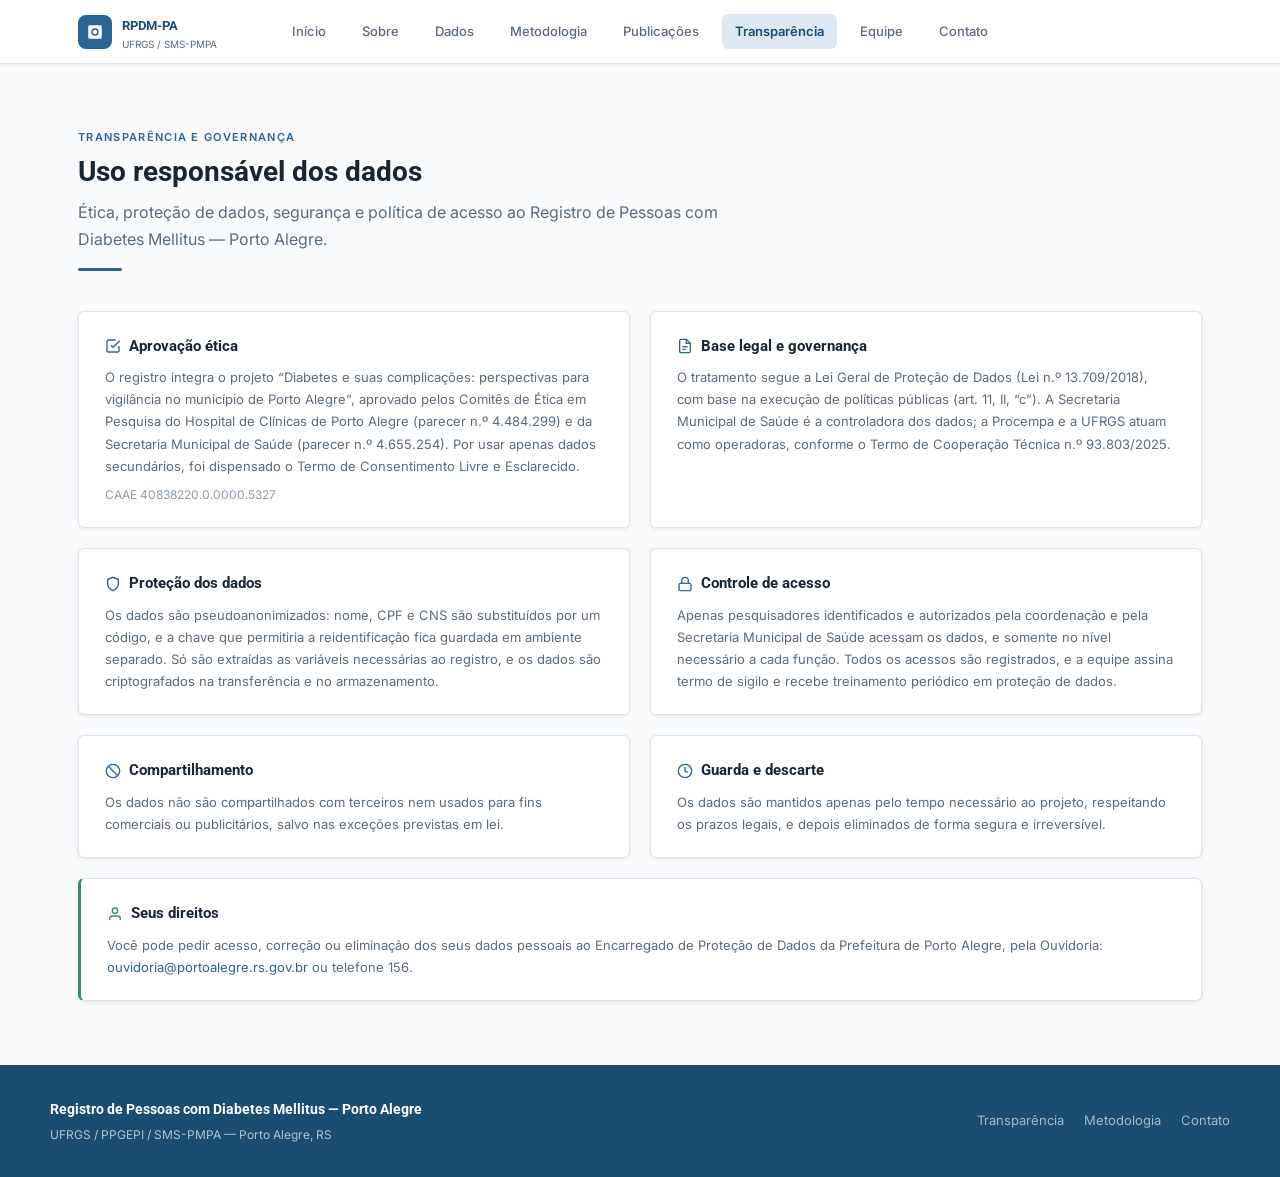
<file: transparencia.html>
<!DOCTYPE html>
<html lang="pt-BR">
<head>
  <meta charset="UTF-8" />
  <meta name="viewport" content="width=device-width, initial-scale=1.0" />
  <title>Transparência e Governança | RPDM-PA</title>
  <meta name="description" content="Aprovação ética, base legal, proteção, acesso, compartilhamento e guarda dos dados, e direitos dos titulares no Registro de Pessoas com Diabetes Mellitus — Porto Alegre." />
  <link rel="preconnect" href="https://fonts.googleapis.com" />
  <link rel="preconnect" href="https://fonts.gstatic.com" crossorigin />
  <link href="https://fonts.googleapis.com/css2?family=Inter:wght@400;500;600;700&family=Roboto:wght@500;700&display=swap" rel="stylesheet" />
  <link rel="stylesheet" href="style.css" />
</head>
<body>

<nav id="topnav">
  <div class="nav-inner">
    <a class="nav-brand" href="index.html">
      <div class="nav-brand-icon">
        <svg viewBox="0 0 24 24" xmlns="http://www.w3.org/2000/svg"><path d="M19 3H5a2 2 0 00-2 2v14a2 2 0 002 2h14a2 2 0 002-2V5a2 2 0 00-2-2zm-7 14a5 5 0 110-10 5 5 0 010 10zm0-8a3 3 0 100 6 3 3 0 000-6z"/></svg>
      </div>
      <div>
        <span class="nav-brand-name">RPDM-PA
          <span class="nav-brand-sub">UFRGS / SMS-PMPA</span>
        </span>
      </div>
    </a>
    <ul class="nav-links">
      <li><a href="index.html">Início</a></li>
      <li><a href="sobre.html">Sobre</a></li>
      <li><a href="dados.html">Dados</a></li>
      <li><a href="metodologia.html">Metodologia</a></li>
      <li><a href="publicacoes.html">Publicações</a></li>
      <li><a href="transparencia.html" class="active" aria-current="page">Transparência</a></li>
      <li><a href="equipe.html">Equipe</a></li>
      <li><a href="contato.html">Contato</a></li>
    </ul>
  </div>
</nav>

<main class="main">

<section id="transparencia">
  <div class="section-wrap">
    <div class="section-header">
      <div class="section-label">Transparência e Governança</div>
      <h2 class="section-title">Uso responsável dos dados</h2>
      <p class="section-desc">Ética, proteção de dados, segurança e política de acesso ao Registro de Pessoas com Diabetes Mellitus — Porto Alegre.</p>
      <div class="divider"></div>
    </div>
    <div class="grid-2">
      <div class="transp-card">
        <h3><svg width="16" height="16" viewBox="0 0 24 24" fill="none" stroke="#2A6496" stroke-width="2"><path d="M9 11l3 3L22 4"/><path d="M21 12v7a2 2 0 01-2 2H5a2 2 0 01-2-2V5a2 2 0 012-2h11"/></svg> Aprovação ética</h3>
        <p>O registro integra o projeto “Diabetes e suas complicações: perspectivas para vigilância no município de Porto Alegre”, aprovado pelos Comitês de Ética em Pesquisa do Hospital de Clínicas de Porto Alegre (parecer n.º 4.484.299) e da Secretaria Municipal de Saúde (parecer n.º 4.655.254). Por usar apenas dados secundários, foi dispensado o Termo de Consentimento Livre e Esclarecido.</p>
        <p class="transp-ref">CAAE 40838220.0.0000.5327</p>
      </div>
      <div class="transp-card">
        <h3><svg width="16" height="16" viewBox="0 0 24 24" fill="none" stroke="#2A6496" stroke-width="2"><path d="M14 2H6a2 2 0 00-2 2v16a2 2 0 002 2h12a2 2 0 002-2V8z"/><polyline points="14 2 14 8 20 8"/><line x1="8" y1="13" x2="16" y2="13"/><line x1="8" y1="17" x2="13" y2="17"/></svg> Base legal e governança</h3>
        <p>O tratamento segue a Lei Geral de Proteção de Dados (Lei n.º 13.709/2018), com base na execução de políticas públicas (art. 11, II, “c”). A Secretaria Municipal de Saúde é a controladora dos dados; a Procempa e a UFRGS atuam como operadoras, conforme o Termo de Cooperação Técnica n.º 93.803/2025.</p>
      </div>
      <div class="transp-card">
        <h3><svg width="16" height="16" viewBox="0 0 24 24" fill="none" stroke="#2A6496" stroke-width="2"><path d="M12 22s8-4 8-10V5l-8-3-8 3v7c0 6 8 10 8 10z"/></svg> Proteção dos dados</h3>
        <p>Os dados são pseudoanonimizados: nome, CPF e CNS são substituídos por um código, e a chave que permitiria a reidentificação fica guardada em ambiente separado. Só são extraídas as variáveis necessárias ao registro, e os dados são criptografados na transferência e no armazenamento.</p>
      </div>
      <div class="transp-card">
        <h3><svg width="16" height="16" viewBox="0 0 24 24" fill="none" stroke="#2A6496" stroke-width="2"><rect x="3" y="11" width="18" height="11" rx="2" ry="2"/><path d="M7 11V7a5 5 0 0110 0v4"/></svg> Controle de acesso</h3>
        <p>Apenas pesquisadores identificados e autorizados pela coordenação e pela Secretaria Municipal de Saúde acessam os dados, e somente no nível necessário a cada função. Todos os acessos são registrados, e a equipe assina termo de sigilo e recebe treinamento periódico em proteção de dados.</p>
      </div>
      <div class="transp-card">
        <h3><svg width="16" height="16" viewBox="0 0 24 24" fill="none" stroke="#2A6496" stroke-width="2"><circle cx="12" cy="12" r="10"/><line x1="4.93" y1="4.93" x2="19.07" y2="19.07"/></svg> Compartilhamento</h3>
        <p>Os dados não são compartilhados com terceiros nem usados para fins comerciais ou publicitários, salvo nas exceções previstas em lei.</p>
      </div>
      <div class="transp-card">
        <h3><svg width="16" height="16" viewBox="0 0 24 24" fill="none" stroke="#2A6496" stroke-width="2"><circle cx="12" cy="12" r="10"/><polyline points="12 6 12 12 16 14"/></svg> Guarda e descarte</h3>
        <p>Os dados são mantidos apenas pelo tempo necessário ao projeto, respeitando os prazos legais, e depois eliminados de forma segura e irreversível.</p>
      </div>
      <div class="transp-card transp-card-wide">
        <h3><svg width="16" height="16" viewBox="0 0 24 24" fill="none" stroke="#3A8A6E" stroke-width="2"><path d="M20 21v-2a4 4 0 00-4-4H8a4 4 0 00-4 4v2"/><circle cx="12" cy="7" r="4"/></svg> Seus direitos</h3>
        <p>Você pode pedir acesso, correção ou eliminação dos seus dados pessoais ao Encarregado de Proteção de Dados da Prefeitura de Porto Alegre, pela Ouvidoria: <a href="mailto:ouvidoria@portoalegre.rs.gov.br">ouvidoria@portoalegre.rs.gov.br</a> ou telefone 156.</p>
      </div>
    </div>
  </div>
</section>

</main>

<footer>
  <div class="footer-inner">
    <div class="footer-left">
      <strong>Registro de Pessoas com Diabetes Mellitus — Porto Alegre</strong>
      <p>UFRGS / PPGEPI / SMS-PMPA — Porto Alegre, RS</p>
    </div>
    <div class="footer-links">
      <a href="transparencia.html">Transparência</a>
      <a href="metodologia.html">Metodologia</a>
      <a href="contato.html">Contato</a>
    </div>
  </div>
</footer>

</body>
</html>
</file>
<file: style.css>
/* Registro de Diabetes de Porto Alegre — folha de estilos */

:root {
  --blue:       #2A6496;
  --blue-dark:  #1B4D72;
  --accent:     #3A8A6E;
  --bg:         #F8FAFB;
  --surface:    #FFFFFF;
  --border:     #DDE3EB;
  --text:       #1A2533;
  --muted:      #5A6B7B;
  --light-text: #8A9BAB;
  --nav-h:      64px;
  --max:        1180px;
  --radius:     6px;
  --shadow-sm:  0 1px 4px rgba(0,0,0,0.08);
  --heading:    'Roboto', 'Inter', sans-serif;
}
*, *::before, *::after { box-sizing: border-box; margin: 0; padding: 0; }
html { scroll-behavior: smooth; }
body {
  font-family: 'Inter', sans-serif;
  background: var(--bg);
  color: var(--text);
  line-height: 1.65;
  font-size: 15px;
}
img { max-width: 100%; display: block; }
a { color: var(--blue); text-decoration: none; }
a:hover { text-decoration: underline; }

/* MENU SUPERIOR */
#topnav {
  position: fixed; top: 0; left: 0; right: 0;
  height: var(--nav-h);
  background: var(--surface);
  border-bottom: 1px solid var(--border);
  z-index: 100;
  display: flex; align-items: center;
  box-shadow: var(--shadow-sm);
}
/* marca à esquerda, menu centralizado na largura da página */
.nav-inner {
  max-width: var(--max); margin: 0 auto; padding: 0 28px;
  width: 100%; display: grid; grid-template-columns: 1fr auto 1fr; align-items: center; gap: 24px;
}
.nav-brand {
  text-decoration: none; justify-self: start;
  display: flex; align-items: center; gap: 10px;
  flex-shrink: 0; cursor: pointer;
}
.nav-brand-icon {
  width: 34px; height: 34px; background: var(--blue); border-radius: 8px;
  display: flex; align-items: center; justify-content: center;
}
.nav-brand-icon svg { width: 18px; height: 18px; fill: white; }
.nav-brand-name {
  font-family: var(--heading);
  font-size: 13px; font-weight: 700; color: var(--blue-dark); line-height: 1.25;
}
.nav-brand-sub { font-family: 'Inter', sans-serif; font-size: 10px; font-weight: 400; color: var(--muted); display: block; }
.nav-links { display: flex; justify-content: center; list-style: none; gap: 10px; }
.nav-links li a {
  display: inline-block; text-decoration: none;
  background: none; border: none; cursor: pointer;
  padding: 7px 13px; border-radius: var(--radius);
  font-family: 'Inter', sans-serif; font-size: 13px; font-weight: 500;
  color: var(--muted); transition: color .15s, background .15s; white-space: nowrap;
}
.nav-links li a:hover { color: var(--blue); background: #EEF4FA; }
.nav-links li a.active { color: var(--blue-dark); background: #DDE8F5; font-weight: 600; }

.main { margin-top: var(--nav-h); }

/* HERO */
#hero {
  background: #1B4D72;
  padding: 96px 28px 88px; position: relative; overflow: hidden; overflow: clip; isolation: isolate;
}
/* foto de fundo (camada de baixo) */
.hero-bg {
  position: absolute; inset: 0; z-index: -2;
  background: url("assets/hero-glicemia.jpg") 60% 40% / cover no-repeat;
  transform-origin: 65% 40%;
}
/* véu azul por cima da foto, mais forte do lado do texto */
#hero::before {
  content: ''; position: absolute; inset: 0; z-index: -1;
  background: linear-gradient(90deg, rgba(18,46,74,0.78) 0%, rgba(27,77,114,0.62) 45%, rgba(27,77,114,0.24) 100%);
}
/* efeito ao rolar: a foto aproxima ao descer e volta ao subir (navegadores sem suporte mostram a foto parada) */
@keyframes hero-zoom {
  from { transform: scale(1); opacity: 1; }
  to   { transform: scale(1.6); opacity: .5; }
}
@supports (animation-timeline: view()) {
  .hero-bg {
    animation: hero-zoom linear both;
    animation-timeline: view();
    animation-range: exit 0% exit 100%;
  }
}
@media (prefers-reduced-motion: reduce) {
  .hero-bg { animation: none; }
}
.hero-inner {
  max-width: var(--max); margin: 0 auto; position: relative; z-index: 1;
  display: grid; grid-template-columns: 1fr auto; gap: 48px; align-items: center;
}
.hero-label {
  display: inline-block; font-size: 11px; font-weight: 600; letter-spacing: .12em;
  text-transform: uppercase; color: rgba(255,255,255,0.75);
  border: 1px solid rgba(255,255,255,0.22); padding: 4px 12px; border-radius: 20px; margin-bottom: 18px;
}
.hero-title {
  font-family: var(--heading); font-size: 42px; font-weight: 700;
  color: #fff; line-height: 1.18; margin-bottom: 16px;
}
.hero-question {
  font-size: 17px; color: rgba(255,255,255,0.85);
  margin-bottom: 28px; max-width: 540px; line-height: 1.6;
  border-left: 3px solid rgba(255,255,255,0.35); padding-left: 16px;
}
.hero-cta {
  display: inline-flex; align-items: center; gap: 8px;
  background: rgba(255,255,255,0.14); border: 1px solid rgba(255,255,255,0.32);
  color: white; padding: 10px 22px; border-radius: var(--radius);
  font-size: 14px; font-weight: 600; cursor: pointer; transition: background .2s;
  font-family: 'Inter', sans-serif;
}
.hero-cta:hover { background: rgba(255,255,255,0.24); text-decoration: none; }
.hero-stats { display: flex; flex-direction: column; gap: 12px; min-width: 190px; }
.stat-card {
  background: rgba(255,255,255,0.10); border: 1px solid rgba(255,255,255,0.16);
  border-radius: var(--radius); padding: 16px 20px; text-align: center;
}
.stat-num { font-family: var(--heading); font-size: 28px; font-weight: 700; color: #fff; line-height: 1; }
.stat-label { font-size: 11px; color: rgba(255,255,255,0.68); margin-top: 6px; text-transform: uppercase; letter-spacing: .08em; }

/* LAYOUT COMUM */
.section-wrap { max-width: var(--max); margin: 0 auto; padding: 64px 28px; }
.section-header { margin-bottom: 40px; }
.section-label {
  font-size: 11px; font-weight: 600; letter-spacing: .12em;
  text-transform: uppercase; color: var(--blue); margin-bottom: 8px;
}
.section-title {
  font-family: var(--heading); font-size: 28px; font-weight: 700;
  color: var(--text); line-height: 1.25; margin-bottom: 10px;
}
.section-desc { font-size: 16px; color: var(--muted); max-width: 640px; line-height: 1.7; }
.divider { width: 44px; height: 3px; background: var(--blue); border-radius: 2px; margin: 14px 0 0; }

/* CARDS */
.grid-2 { display: grid; grid-template-columns: 1fr 1fr; gap: 20px; }
.grid-3 { display: grid; grid-template-columns: repeat(3, 1fr); gap: 20px; }
.grid-4 { display: grid; grid-template-columns: repeat(4, 1fr); gap: 20px; }
.card {
  background: var(--surface); border: 1px solid var(--border);
  border-radius: var(--radius); padding: 24px 28px; box-shadow: var(--shadow-sm);
}
.card h3 { font-family: var(--heading); font-size: 16px; font-weight: 700; color: var(--text); margin-bottom: 10px; }
.card p { color: var(--muted); font-size: 14px; line-height: 1.7; }
.card-icon {
  width: 40px; height: 40px; background: #EEF4FA; border-radius: 8px;
  display: flex; align-items: center; justify-content: center; margin-bottom: 16px;
}
.card-icon svg { width: 20px; height: 20px; color: var(--blue); }
.bullet-list { list-style: none; margin-top: 12px; display: flex; flex-direction: column; gap: 8px; }
.bullet-list li { display: flex; align-items: flex-start; gap: 10px; font-size: 14px; color: var(--muted); }
.bullet-list li span { display: inline-block; width: 5px; height: 5px; border-radius: 50%; background: var(--blue); margin-top: 8px; flex-shrink: 0; }

/* LOGOS INSTITUCIONAIS */
.institutions { background: var(--surface); border-top: 1px solid var(--border); }
.institutions-inner { max-width: var(--max); margin: 0 auto; padding: 44px 28px 52px; text-align: center; }
.institutions .section-label { margin-bottom: 28px; color: var(--muted); }
.logo-row { display: flex; align-items: center; justify-content: center; gap: 72px; flex-wrap: wrap; }
.logo-row img { width: auto; object-fit: contain; }
.logo-row img.logo-ufrgs { height: 84px; }
.logo-row img.logo-ppgepi { height: 62px; }
.logo-row img.logo-sms { height: 80px; }

/* DADOS */
.embed-placeholder {
  background: var(--surface); border: 1px dashed var(--border); border-radius: var(--radius);
  padding: 56px 28px; text-align: center; color: var(--light-text); margin-top: 24px;
}
.embed-placeholder svg { margin: 0 auto; }
.embed-placeholder p { font-size: 14px; margin-top: 8px; }

/* METODOLOGIA */
.method-layout { display: grid; grid-template-columns: 210px 1fr; gap: 40px; align-items: start; }
.method-nav {
  position: sticky; top: calc(var(--nav-h) + 20px);
  background: var(--surface); border: 1px solid var(--border); border-radius: var(--radius);
  padding: 12px 0; box-shadow: var(--shadow-sm);
}
.method-nav a {
  display: block; padding: 8px 18px; font-size: 13px; color: var(--muted);
  border-left: 2px solid transparent; transition: all .15s;
}
.method-nav a:hover { color: var(--blue); border-color: var(--blue); text-decoration: none; background: #F4F8FC; }
.method-nav a.active { color: var(--blue-dark); border-color: var(--blue-dark); background: #EEF4FA; font-weight: 500; }
.method-content section { padding-bottom: 44px; scroll-margin-top: calc(var(--nav-h) + 20px); }

/* Destaque da seção em leitura, só com CSS (scroll-driven animations).
   Cada seção cria uma linha do tempo de visualização restrita a uma faixa fina
   a 25% do topo da tela; o link do índice fica destacado enquanto a seção
   cruza essa faixa. Navegadores sem suporte (Firefox) mostram o índice sem destaque. */
@keyframes method-ativo {
  from, to { color: var(--blue-dark); border-color: var(--blue-dark); background: #EEF4FA; font-weight: 500; }
}
@supports (timeline-scope: --a) {
  .method-layout { timeline-scope: --m-sources, --m-flow, --m-steps, --m-case, --m-limits; }
  .method-content section { view-timeline-inset: 25% 74%; }
  #m-sources { view-timeline-name: --m-sources; }
  #m-flow    { view-timeline-name: --m-flow; }
  #m-steps   { view-timeline-name: --m-steps; }
  #m-case    { view-timeline-name: --m-case; }
  #m-limits  { view-timeline-name: --m-limits; }
  .method-nav a { animation: method-ativo linear none; animation-range: cover 0% cover 100%; }
  .method-nav a[href="#m-sources"] { animation-timeline: --m-sources; }
  .method-nav a[href="#m-flow"]    { animation-timeline: --m-flow; }
  .method-nav a[href="#m-steps"]   { animation-timeline: --m-steps; }
  .method-nav a[href="#m-case"]    { animation-timeline: --m-case; }
  .method-nav a[href="#m-limits"]  { animation-timeline: --m-limits; }
  /* a última seção precisa de altura para chegar à faixa de leitura */
  .method-content section:last-child { min-height: 60vh; }
}

/* Etapas numeradas (fluxo e tratamento) */
.step-list { list-style: none; margin: 16px 0 18px; padding: 0; display: grid; gap: 10px; }
.step-list li {
  display: grid; grid-template-columns: 38px 1fr; gap: 14px; align-items: start;
  background: var(--surface); border: 1px solid var(--border); border-radius: var(--radius);
  padding: 14px 16px;
}
.step-num {
  display: flex; align-items: center; justify-content: center;
  width: 38px; height: 38px; border-radius: 50%;
  background: #EEF4FA; color: var(--blue-dark);
  font-family: var(--heading); font-weight: 700; font-size: 14px;
}
.step-list strong { display: block; font-family: var(--heading); font-weight: 700; font-size: 15px; color: var(--text); margin: 2px 0 2px; }
.method-content section .step-list p { margin: 0; line-height: 1.7; }
.method-content section h2 {
  font-family: var(--heading); font-size: 21px; font-weight: 700; color: var(--text);
  margin-bottom: 12px; padding-bottom: 10px; border-bottom: 1px solid var(--border);
}
.method-content section p { color: var(--muted); font-size: 14px; line-height: 1.8; margin-bottom: 10px; }
.method-content section ul { margin: 8px 0 12px 20px; color: var(--muted); font-size: 14px; line-height: 1.8; }

/* PUBLICAÇÕES */
.pub-tabs { display: flex; gap: 4px; border-bottom: 2px solid var(--border); margin-bottom: 28px; flex-wrap: wrap; }
.pub-tabs-wrap > input { position: absolute; opacity: 0; pointer-events: none; }
.pub-tabs label {
  cursor: pointer; padding: 10px 20px;
  font-size: 14px; font-weight: 500; color: var(--muted);
  border-bottom: 2px solid transparent; margin-bottom: -2px; transition: all .15s;
}
.pub-tabs label:hover { color: var(--blue); }
.pub-pane { display: none; }
#tab-artigos:checked ~ .pub-tabs label[for="tab-artigos"],
#tab-boletins:checked ~ .pub-tabs label[for="tab-boletins"],
#tab-tccs:checked ~ .pub-tabs label[for="tab-tccs"] {
  color: var(--blue-dark); border-bottom-color: var(--blue-dark); font-weight: 600;
}
#tab-artigos:checked ~ #artigos,
#tab-boletins:checked ~ #boletins,
#tab-tccs:checked ~ #tccs { display: block; }
.pub-tabs-wrap > input:focus-visible ~ .pub-tabs { outline: 2px solid var(--blue); outline-offset: 4px; }
.pub-list { display: flex; flex-direction: column; gap: 14px; }
.pub-item { background: var(--surface); border: 1px solid var(--border); border-radius: var(--radius); padding: 20px 24px; box-shadow: var(--shadow-sm); }
.pub-item h4 { font-family: var(--heading); font-size: 15px; font-weight: 700; color: var(--text); margin-bottom: 6px; }
.pub-item p { font-size: 13px; color: var(--muted); }
.tag { display: inline-block; font-size: 11px; padding: 2px 8px; border-radius: 20px; background: #EEF4FA; color: var(--blue); font-weight: 500; margin-bottom: 8px; }
.tag-green { background: #EAF5F1; color: var(--accent); }

/* TRANSPARÊNCIA */
.transp-card { background: var(--surface); border: 1px solid var(--border); border-radius: var(--radius); padding: 22px 26px; box-shadow: var(--shadow-sm); }
.transp-card h3 { font-family: var(--heading); font-size: 15px; font-weight: 700; color: var(--text); margin-bottom: 8px; display: flex; align-items: center; gap: 8px; }
.transp-card p { font-size: 13px; color: var(--muted); line-height: 1.7; }
.transp-card .transp-ref { margin-top: 8px; font-size: 12px; color: var(--light-text); }
.transp-card-wide { grid-column: 1 / -1; border-left: 3px solid var(--accent); }
.badge { display: inline-flex; align-items: center; font-size: 11px; padding: 3px 9px; border-radius: 20px; font-weight: 500; margin-top: 10px; }
.badge-blue { background: #EEF4FA; color: var(--blue); }
.badge-green { background: #EAF5F1; color: var(--accent); }

/* EQUIPE */
/* 3 colunas; a última linha incompleta fica centralizada */
.team-grid { display: flex; flex-wrap: wrap; justify-content: center; gap: 20px; }
.team-grid > .team-card { flex: 0 1 calc((100% - 40px) / 3); }
@media (max-width: 900px) { .team-grid > .team-card { flex-basis: calc((100% - 20px) / 2); } }
@media (max-width: 600px) { .team-grid > .team-card { flex-basis: 100%; } }
.team-card {background: var(--surface); border: 1px solid var(--border); border-radius: var(--radius); padding: 22px 18px; text-align: center; box-shadow: var(--shadow-sm); }
.team-avatar {
  width: 56px; height: 56px; border-radius: 50%;
  background: linear-gradient(135deg, #2A6496, #3A8A6E);
  margin: 0 auto 12px; display: flex; align-items: center; justify-content: center;
  font-family: var(--heading); font-size: 19px; font-weight: 700; color: white;
}
.team-card h4 { font-family: var(--heading); font-size: 15px; font-weight: 700; color: var(--text); margin-bottom: 3px; }
.team-card p { font-size: 12px; color: var(--muted); }
.team-role { display: inline-block; font-size: 11px; padding: 2px 8px; border-radius: 20px; background: #EEF4FA; color: var(--blue); margin-top: 7px; }
.partners-row { margin-top: 44px; padding-top: 28px; border-top: 1px solid var(--border); }
.partners-row h3 { font-family: var(--heading); font-size: 16px; font-weight: 700; color: var(--text); margin-bottom: 16px; }
.partners-list { display: flex; flex-wrap: wrap; gap: 10px; }
.partner-chip { background: var(--surface); border: 1px solid var(--border); border-radius: var(--radius); padding: 9px 18px; font-size: 13px; font-weight: 500; color: var(--muted); }

/* CONTATO */
.contact-grid { display: grid; grid-template-columns: 1fr 1fr; gap: 40px; }
.contact-info h3 { font-family: var(--heading); font-size: 20px; font-weight: 700; color: var(--text); margin-bottom: 14px; }
.contact-info p { font-size: 14px; color: var(--muted); line-height: 1.7; margin-bottom: 18px; }
.contact-detail { display: flex; align-items: flex-start; gap: 10px; font-size: 14px; color: var(--muted); margin-bottom: 10px; }
.contact-detail svg { width: 16px; height: 16px; flex-shrink: 0; color: var(--blue); margin-top: 2px; }
.contact-form { background: var(--surface); border: 1px solid var(--border); border-radius: var(--radius); padding: 28px; box-shadow: var(--shadow-sm); }
.form-group { margin-bottom: 14px; }
.form-group label { display: block; font-size: 13px; font-weight: 500; color: var(--text); margin-bottom: 5px; }
.form-group input, .form-group textarea, .form-group select {
  width: 100%; padding: 9px 12px; border: 1px solid var(--border); border-radius: var(--radius);
  font-family: 'Inter', sans-serif; font-size: 14px; color: var(--text); background: var(--bg); transition: border-color .15s;
}
.form-group input:focus, .form-group textarea:focus, .form-group select:focus { outline: none; border-color: var(--blue); background: var(--surface); }
.form-group textarea { resize: vertical; min-height: 96px; }
.btn-primary {
  display: inline-flex; align-items: center; gap: 6px; background: var(--blue); color: white; border: none;
  padding: 10px 22px; border-radius: var(--radius); font-family: 'Inter', sans-serif;
  font-size: 14px; font-weight: 600; cursor: pointer; transition: background .2s;
}
.btn-primary:hover { background: var(--blue-dark); }

/* PÁGINA INICIAL — BLOCOS DE CONTEÚDO */
.subhead { font-family: var(--heading); font-size: 17px; font-weight: 700; color: var(--text); margin: -8px 0 18px; }
.band { background: var(--surface); border-top: 1px solid var(--border); border-bottom: 1px solid var(--border); }
.card-kicker {
  font-family: var(--heading); font-size: 12px; font-weight: 700; letter-spacing: .08em;
  text-transform: uppercase; color: var(--blue); margin-bottom: 10px;
}
.system-list {
  display: grid; grid-template-columns: repeat(auto-fill, minmax(250px, 1fr));
  background: var(--surface); border: 1px solid var(--border);
  border-radius: var(--radius); overflow: hidden; margin-bottom: 24px;
}
.system {
  padding: 16px 20px; display: flex; flex-direction: column; gap: 4px;
  box-shadow: 1px 0 0 var(--border), 0 1px 0 var(--border);
}
.system strong { font-family: var(--heading); font-size: 15px; font-weight: 700; color: var(--blue-dark); }
.system span { font-size: 13px; color: var(--muted); line-height: 1.5; }
.text-link { display: inline-flex; align-items: center; gap: 6px; font-size: 14px; font-weight: 600; color: var(--blue); }

/* TABELA DE DADOS */
.table-wrap { overflow-x: auto; border: 1px solid var(--border); border-radius: var(--radius); background: var(--surface); margin: 14px 0 10px; }
.data-table { width: 100%; border-collapse: collapse; font-size: 13.5px; }
.data-table th {
  text-align: left; font-family: var(--heading); font-weight: 700; font-size: 12px;
  letter-spacing: .04em; text-transform: uppercase; color: var(--blue-dark);
  background: #EEF4FA; padding: 10px 14px; border-bottom: 1px solid var(--border); white-space: nowrap;
}
.data-table td { padding: 9px 14px; border-bottom: 1px solid var(--border); color: var(--text); vertical-align: top; }
.data-table tbody tr:last-child td { border-bottom: none; }
.data-table tbody tr:nth-child(even) td { background: #FAFCFD; }
.data-table td:last-child { white-space: nowrap; color: var(--muted); }
.method-content .table-note { font-size: 12px; color: var(--light-text); }
.method-content { min-width: 0; }

/* RODAPÉ */
footer { background: var(--blue-dark); color: rgba(255,255,255,0.65); padding: 32px 28px; }
.footer-inner { max-width: var(--max); margin: 0 auto; display: flex; align-items: center; justify-content: space-between; gap: 20px; flex-wrap: wrap; }
.footer-left strong { font-family: var(--heading); font-weight: 700; color: white; font-size: 14px; }
.footer-left p { font-size: 12px; margin-top: 3px; }
.footer-links { display: flex; gap: 20px; }
.footer-links a { font-size: 13px; color: rgba(255,255,255,0.6); }
.footer-links a:hover { color: white; text-decoration: none; }

/* RESPONSIVO */
@media (max-width: 1100px) {
  .nav-inner { display: flex; gap: 16px; overflow-x: auto; }
  .nav-links { gap: 4px; }
}
@media (max-width: 900px) {
  .hero-inner { grid-template-columns: 1fr; }
  .hero-stats { flex-direction: row; }
  .hero-title { font-size: 30px; }
  .grid-2, .grid-3, .grid-4 { grid-template-columns: 1fr 1fr; }
  .contact-grid { grid-template-columns: 1fr; }
  .method-layout { grid-template-columns: 1fr; }
  .method-nav { position: static; }
  .logo-row { gap: 40px; }
}
@media (max-width: 600px) {
  .nav-inner { padding: 0 16px; }
  .nav-brand { margin-right: 16px; }
  .nav-links li a {
  display: inline-block; text-decoration: none; padding: 7px 8px; font-size: 12px; }
  .section-wrap, #hero { padding-left: 16px; padding-right: 16px; }
  .grid-2, .grid-3, .grid-4 { grid-template-columns: 1fr; }
  .hero-stats { flex-direction: column; }
  .logo-row img.logo-ufrgs { height: 68px; }
  .logo-row img.logo-ppgepi { height: 50px; }
  .logo-row img.logo-sms { height: 64px; }
}
</file>
